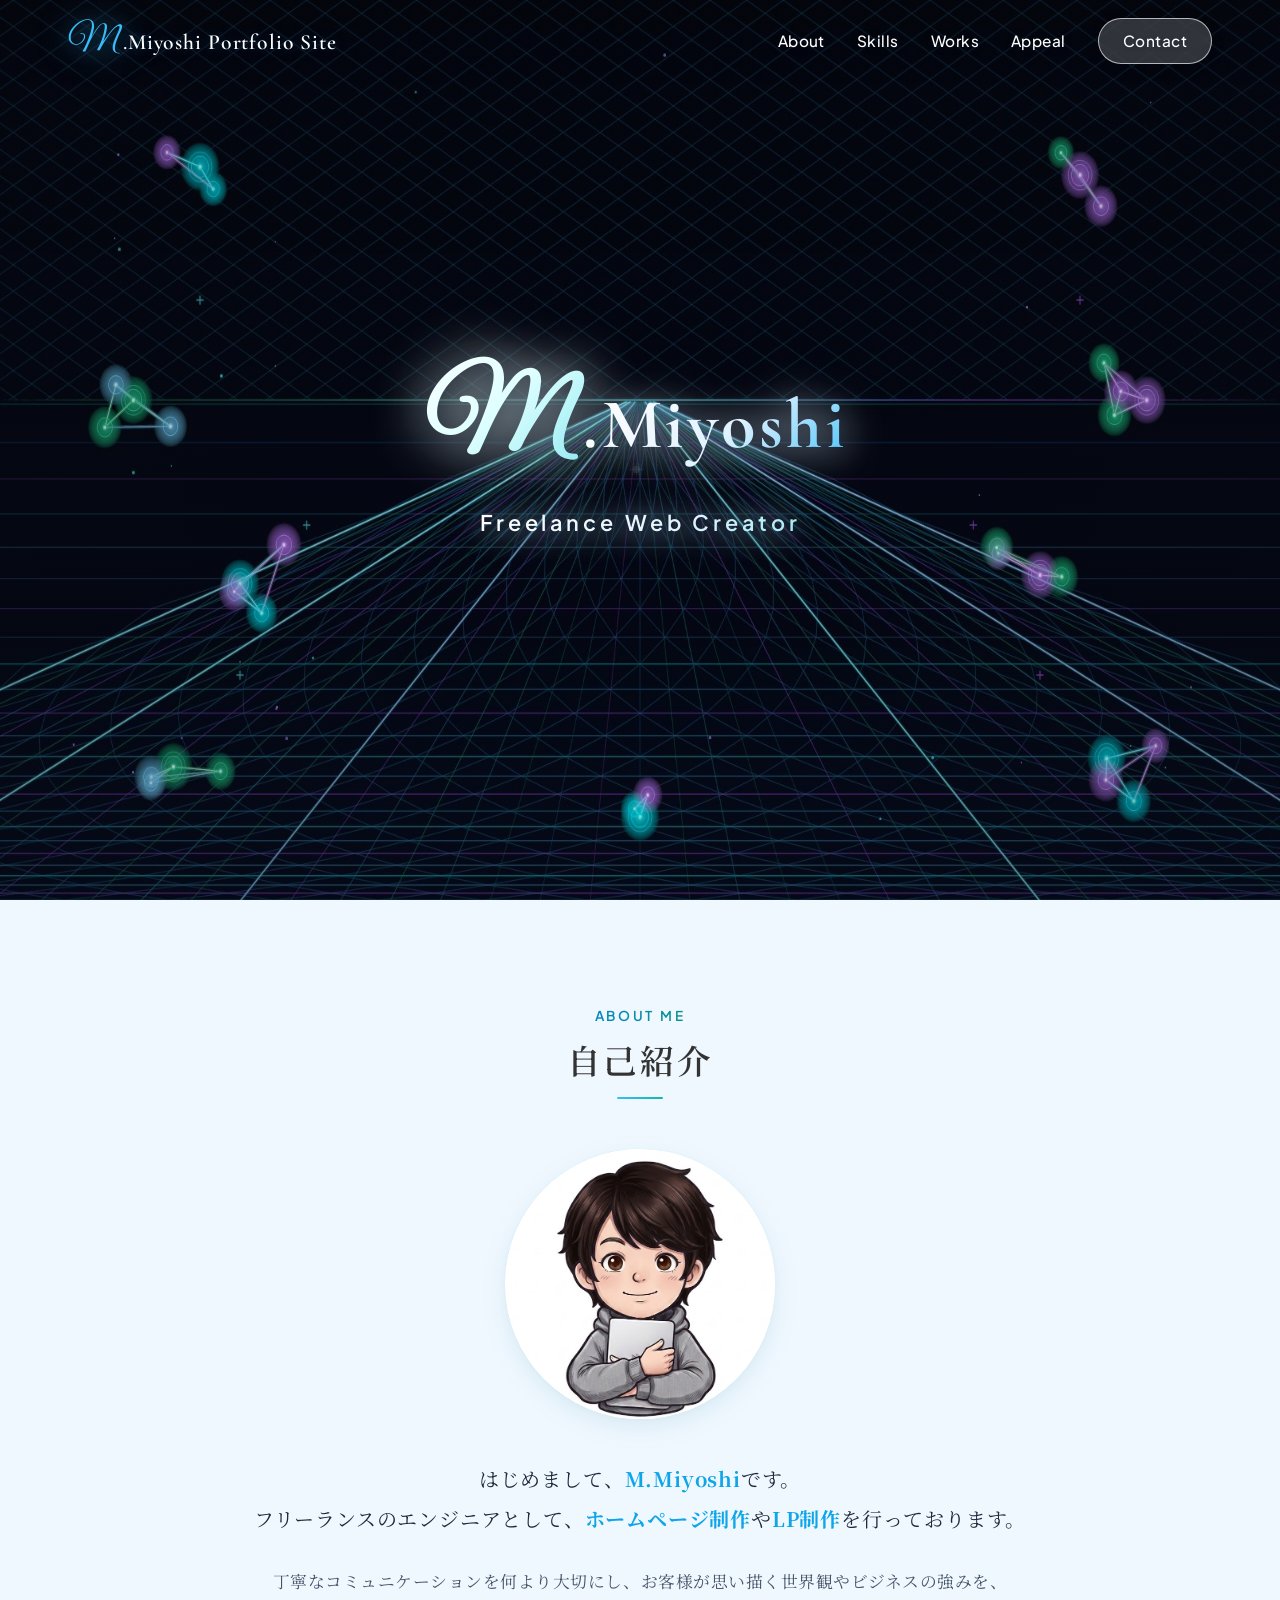
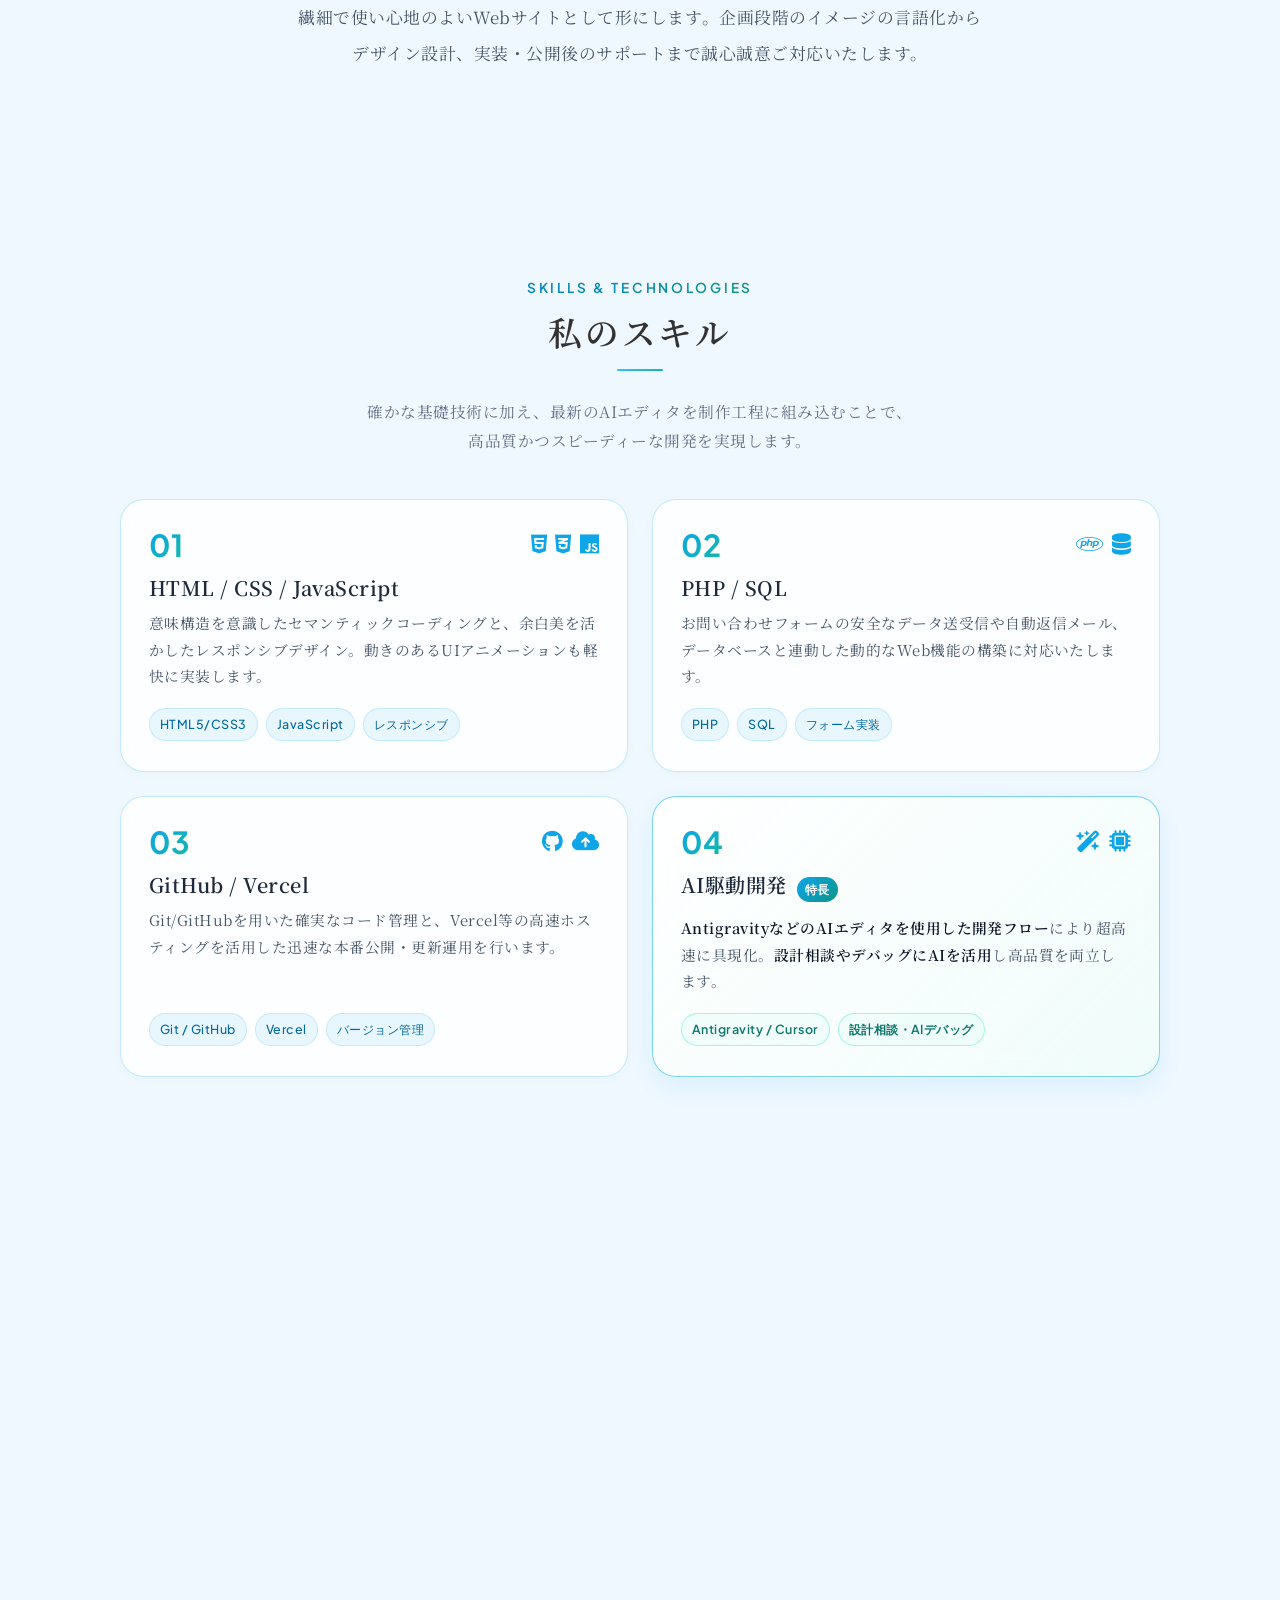
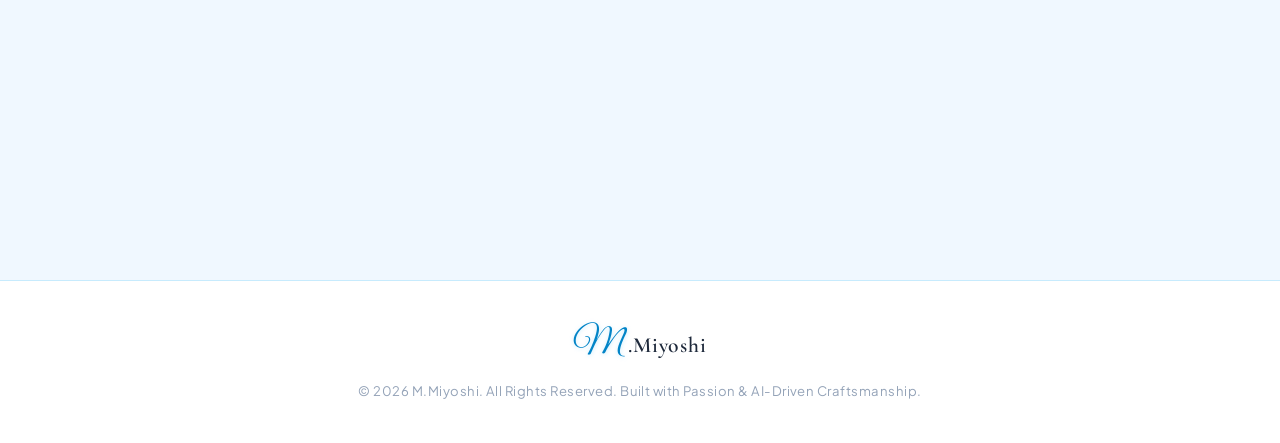
<file: index.html>
<!DOCTYPE html>
<html lang="ja">
<head>
  <!-- 文字コードとビューポートの設定（スマホ・タブレット・PC対応） -->
  <meta charset="UTF-8">
  <meta name="viewport" content="width=device-width, initial-scale=1.0">
  <meta name="description" content="フリーランスエンジニア M.Miyoshi のポートフォリオサイト。ホームページ制作・LP制作からAI駆動開発による高品質・迅速なWeb制作を提供します。">
  <title>M.Miyoshi | Freelance Web Creator Portfolio</title>

  <!-- Google Fonts: 日本語明朝体（Noto Serif JP）、筆記体（Great Vibes）、サンセリフ（Plus Jakarta Sans / Cormorant Garamond） -->
  <link rel="preconnect" href="https://fonts.googleapis.com">
  <link rel="preconnect" href="https://fonts.gstatic.com" crossorigin>
  <link href="https://fonts.googleapis.com/css2?family=Cormorant+Garamond:wght@500;600;700&family=Great+Vibes&family=Noto+Serif+JP:wght@300;400;500;600;700&family=Plus+Jakarta+Sans:wght@300;400;500;600;700&display=swap" rel="stylesheet">

  <!-- Font Awesome Icons (軽量なアイコンセット) -->
  <link rel="stylesheet" href="https://cdnjs.cloudflare.com/ajax/libs/font-awesome/6.4.0/css/all.min.css">

  <!-- ヒーロー背景画像のプリロード（ファーストビュー初期描画の最速化） -->
  <link rel="preload" as="image" href="assets/images/hero_dark_grid.jpg?v=20260906i">

  <!-- スタイルシートの読み込み（キャッシュバスティング付き） -->
  <link rel="stylesheet" href="style.css?v=20260907f">
</head>
<body>

  <!-- =================================================== -->
  <!-- ヘッダー・グローバルナビゲーション -->
  <!-- =================================================== -->
  <header class="site-header" id="site-header">
    <div class="header-container">
      <a href="#hero" class="header-logo">
        <span class="logo-script">M</span><span class="logo-text">.Miyoshi  Portfolio Site</span>
      </a>

      <!-- ナビゲーションメニュー（英語表記・シンプルなリンクと透過ボタン） -->
      <nav class="nav-menu" id="nav-menu">
        <!-- モバイルメニュー右側用ノード・ネットワークアタッチメント装飾（ネオン発光カラー） -->
        <div class="nav-cyber-attachment" aria-hidden="true">
          <svg viewBox="0 0 120 120" fill="none" xmlns="http://www.w3.org/2000/svg">
            <line x1="15" y1="20" x2="65" y2="45" stroke="#38bdf8" stroke-width="1.5" stroke-opacity="0.7" />
            <line x1="65" y1="45" x2="105" y2="25" stroke="#2dd4bf" stroke-width="1.5" stroke-opacity="0.7" />
            <line x1="65" y1="45" x2="50" y2="95" stroke="#0ea5e9" stroke-width="1.5" stroke-opacity="0.7" />
            <line x1="50" y1="95" x2="100" y2="100" stroke="#a855f7" stroke-width="1.5" stroke-opacity="0.6" stroke-dasharray="3 3" />
            <circle cx="15" cy="20" r="4.5" fill="#38bdf8" filter="drop-shadow(0 0 6px #38bdf8)" />
            <circle cx="65" cy="45" r="6" fill="#0ea5e9" filter="drop-shadow(0 0 8px #0ea5e9)" />
            <circle cx="105" cy="25" r="4" fill="#2dd4bf" filter="drop-shadow(0 0 6px #2dd4bf)" />
            <circle cx="50" cy="95" r="5" fill="#38bdf8" filter="drop-shadow(0 0 6px #38bdf8)" />
            <circle cx="100" cy="100" r="4" fill="#a855f7" filter="drop-shadow(0 0 6px #a855f7)" />
          </svg>
        </div>

        <ul class="nav-list">
          <li><a href="#about" class="nav-link">About</a></li>
          <li><a href="#skills" class="nav-link">Skills</a></li>
          <li><a href="#works" class="nav-link">Works</a></li>
          <li><a href="#appeal" class="nav-link">Appeal</a></li>
          <li><a href="#contact" class="nav-link nav-btn">Contact</a></li>
        </ul>
      </nav>

      <!-- モバイル用ハンバーガーボタン -->
      <button class="menu-toggle" id="menu-toggle" aria-label="メニューを開閉する">
        <span></span>
        <span></span>
        <span></span>
      </button>
    </div>
  </header>

  <!-- モバイルメニュー展開時の全画面背景タップ閉鎖オーバーレイ -->
  <div class="nav-backdrop" id="nav-backdrop" aria-hidden="true"></div>

  <main>
    <!-- =================================================== -->
    <!-- 1. ヒーローセクション（ファーストビュー） -->
    <!-- 背景写真 + 波紋Canvas + M.Miyoshi + Freelance Web Creatorのみ配置 -->
    <!-- =================================================== -->
    <section class="hero-section" id="hero">
      <!-- 最背面：プロフェッショナルなダークエディタ風ノード・グリッド背景画像レイヤー -->
      <div class="hero-bg-layer" style="background-image: url('assets/images/hero_dark_grid.jpg?v=20260906i');"></div>
      
      <!-- 背景オーバーレイ（ネオングローとテキスト視認性を高めるヴィネットグラデーション） -->
      <div class="hero-overlay"></div>

      <!-- 中間：マウス軌跡による水面波紋＆キラキラ描画Canvas -->
      <canvas id="hero-canvas" class="hero-canvas"></canvas>

      <!-- 最前面：テキストコンテンツ（余計な枠や写真は排除し、名前と肩書きのみ洗練して配置） -->
      <div class="hero-content">
        <!-- 名前表示：1文字目"M"は筆記体、".Miyoshi"は柔らかい字体、グラデーション+上品なtext-shadow -->
        <h1 class="hero-name">
          <span class="name-script">M</span><span class="name-soft">.Miyoshi</span>
        </h1>

        <!-- 肩書き：名前と同色のシアン〜ホワイト系グラデーション -->
        <p class="hero-tagline">Freelance Web Creator</p>
      </div>
    </section>


    <!-- =================================================== -->
    <!-- 2. 自己紹介セクション（About） -->
    <!-- 枠をつけず、洗練されたシンプルな流れの見栄え -->
    <!-- =================================================== -->
    <section class="section about-section" id="about">
      <div class="container">
        <!-- セクション共通タイトル -->
        <div class="section-header fade-in">
          <span class="section-subtitle">About Me</span>
          <h2 class="section-title">自己紹介</h2>
          <div class="title-line"></div>
        </div>

        <!-- 自己紹介プロフィールイラスト（Googleアカウント風の丸型くり抜きアイコン・長押しメニュー防止） -->
        <div class="about-avatar-wrap fade-in" oncontextmenu="return false;">
          <div class="about-avatar" oncontextmenu="return false;">
            <img src="assets/images/about_me.jpg" alt="M.Miyoshi プロフィールイラスト" class="about-avatar-img" width="270" height="270" loading="lazy" draggable="false" oncontextmenu="return false;">
          </div>
        </div>

        <!-- 枠を外し、自然で上質な流れで読ませるレイアウト -->
        <div class="about-simple-content fade-in">
          <div class="about-lead">
            <p class="lead-text">
              <span class="text-line">はじめまして、<strong>M.Miyoshi</strong>です。<br class="sp-br"></span>
              <span class="text-line">フリーランスのエンジニアとして、<br class="sp-br"><strong>ホームページ制作</strong>や<strong>LP制作</strong>を<br class="sp-br">行っております。</span>
            </p>
          </div>
          
          <div class="about-desc">
            <p>
              <span class="text-line">丁寧なコミュニケーションを何より大切にし、<br class="sp-br">お客様が思い描く世界観やビジネスの強みを、<br class="sp-br"></span>
              <span class="text-line">繊細で使い心地のよいWebサイトとして形にします。<br class="sp-br">企画段階のイメージの言語化から<br class="sp-br"></span>
              <span class="text-line">デザイン設計、実装・公開後のサポートまで<br class="sp-br">誠心誠意ご対応いたします。</span>
            </p>
          </div>
        </div>
      </div>
    </section>


    <!-- =================================================== -->
    <!-- 3. 私のスキルセクション（Skills） -->
    <!-- 番号付きリストによる技術スタックとAI駆動開発の具体例 -->
    <!-- =================================================== -->
    <section class="section skills-section" id="skills">
      <div class="container">
        <div class="section-header fade-in">
          <span class="section-subtitle">Skills & Technologies</span>
          <h2 class="section-title">私のスキル</h2>
          <div class="title-line"></div>
        </div>

        <p class="section-intro fade-in">
          <span class="text-line">確かな基礎技術に加え、<br class="sp-br">最新のAIエディタを制作工程に組み込むことで、</span>
          <span class="text-line">高品質かつスピーディーな開発を実現します。</span>
        </p>

        <!-- 横並び（グリッド）形式でのスキル一覧表示 -->
        <ol class="skills-grid-list">
          
          <!-- スキル 01: フロントエンド -->
          <li class="skill-card-compact glass-card fade-in">
            <div class="card-top-row">
              <span class="skill-badge-num">01</span>
              <div class="tech-icon-group">
                <i class="fa-brands fa-html5"></i>
                <i class="fa-brands fa-css3-alt"></i>
                <i class="fa-brands fa-js"></i>
              </div>
            </div>
            <h3 class="skill-card-title">HTML / CSS / JavaScript</h3>
            <p class="skill-card-desc">
              意味構造を意識したセマンティックコーディングと、余白美を活かしたレスポンシブデザイン。動きのあるUIアニメーションも軽快に実装します。
            </p>
            <div class="tag-list">
              <span class="tech-tag">HTML5/CSS3</span>
              <span class="tech-tag">JavaScript</span>
              <span class="tech-tag">レスポンシブ</span>
            </div>
          </li>

          <!-- スキル 02: バックエンド・DB -->
          <li class="skill-card-compact glass-card fade-in">
            <div class="card-top-row">
              <span class="skill-badge-num">02</span>
              <div class="tech-icon-group">
                <i class="fa-brands fa-php"></i>
                <i class="fa-solid fa-database"></i>
              </div>
            </div>
            <h3 class="skill-card-title">PHP / SQL</h3>
            <p class="skill-card-desc">
              お問い合わせフォームの安全なデータ送受信や自動返信メール、データベースと連動した動的なWeb機能の構築に対応いたします。
            </p>
            <div class="tag-list">
              <span class="tech-tag">PHP</span>
              <span class="tech-tag">SQL</span>
              <span class="tech-tag">フォーム実装</span>
            </div>
          </li>

          <!-- スキル 03: 開発管理・デプロイ -->
          <li class="skill-card-compact glass-card fade-in">
            <div class="card-top-row">
              <span class="skill-badge-num">03</span>
              <div class="tech-icon-group">
                <i class="fa-brands fa-github"></i>
                <i class="fa-solid fa-cloud-arrow-up"></i>
              </div>
            </div>
            <h3 class="skill-card-title">GitHub / Vercel</h3>
            <p class="skill-card-desc">
              Git/GitHubを用いた確実なコード管理と、Vercel等の高速ホスティングを活用した迅速な本番公開・更新運用を行います。
            </p>
            <div class="tag-list">
              <span class="tech-tag">Git / GitHub</span>
              <span class="tech-tag">Vercel</span>
              <span class="tech-tag">バージョン管理</span>
            </div>
          </li>

          <!-- スキル 04: AI駆動開発 -->
          <li class="skill-card-compact glass-card card-ai-special fade-in">
            <div class="card-top-row">
              <span class="skill-badge-num">04</span>
              <div class="tech-icon-group">
                <i class="fa-solid fa-wand-magic-sparkles"></i>
                <i class="fa-solid fa-microchip"></i>
              </div>
            </div>
            <div class="title-with-badge">
              <h3 class="skill-card-title">AI駆動開発</h3>
              <span class="badge-featured">特長</span>
            </div>
            <p class="skill-card-desc">
              <strong>AntigravityなどのAIエディタを使用した開発フロー</strong>により超高速に具現化。<strong>設計相談やデバッグにAIを活用</strong>し高品質を両立します。
            </p>
            <div class="tag-list">
              <span class="tech-tag tag-ai">Antigravity / Cursor</span>
              <span class="tech-tag tag-ai">設計相談・AIデバッグ</span>
            </div>
          </li>

        </ol>
      </div>
    </section>


    <!-- =================================================== -->
    <!-- 4. 今まで作成したサイト（Works / 制作物） -->
    <!-- サムネイル画像グリッド形式 + 別タブで開く王道ポートフォリオレイアウト -->
    <!-- =================================================== -->
    <section class="section works-section" id="works">
      <div class="container">
        <div class="section-header fade-in">
          <span class="section-subtitle">Portfolio Works</span>
          <h2 class="section-title">制作物</h2>
          <div class="title-line"></div>
        </div>

        <p class="section-intro fade-in">
          <span class="text-line">架空の企業・店舗を想定して<br class="sp-br">作成した課題制作物です。<br class="sp-br"></span>
          <span class="text-line section-note">※ 挿入画像などは仮画像として使用しております。</span>
        </p>

        <!-- 2列グリッド形式でのWorks一覧（王道ポートフォリオレイアウト） -->
        <div class="works-grid">

          <!-- 作品 01: カフェLP -->
          <article class="work-card glass-card fade-in">
            <a href="https://cafe-lp-202608.vercel.app" target="_blank" rel="noopener noreferrer" class="work-thumb-link" aria-label="架空カフェのLPを別タブで開く">
              <div class="work-thumb-wrap">
                <img src="assets/images/work_cafe.jpg" alt="架空カフェのLP サムネイル" class="work-thumb-img" style="width: 100%; height: auto; display: block;" loading="lazy" decoding="async">
                <div class="work-thumb-overlay">
                  <span class="overlay-btn">
                    <span>サイトを見る</span>
                    <i class="fa-solid fa-arrow-up-right-from-square"></i>
                  </span>
                </div>
              </div>
            </a>

            <div class="work-card-body">
              <div class="work-card-header">
                <span class="work-number-badge">Work 01</span>
                <span class="work-category-badge">Landing Page</span>
              </div>
              <h3 class="work-card-title">
                <a href="https://cafe-lp-202608.vercel.app" target="_blank" rel="noopener noreferrer">
                  架空カフェのLP <i class="fa-solid fa-arrow-up-right-from-square title-ext-icon"></i>
                </a>
              </h3>
              <p class="work-card-desc">
                心地よい木漏れ日と自家製コーヒーの温もりを届ける、落ち着いたトーンのカフェLP。来店予約への導線を自然に配置し、写真を際立たせるレイアウトで店舗の雰囲気をダイレクトに伝えます。
              </p>

              <div class="work-points-wrap">
                <h4 class="work-points-title"><i class="fa-solid fa-layer-group"></i> 制作のポイント</h4>
                <ul class="point-bullet-list">
                  <li>柔らかなアースカラーと視線誘導を意識したセクション配置</li>
                  <li>スマートフォン表示でのメニュー閲覧性を重視したレスポンシブ設計</li>
                </ul>
              </div>

              <div class="work-card-footer">
                <div class="tag-list">
                  <span class="tech-tag">HTML5</span>
                  <span class="tech-tag">CSS3</span>
                  <span class="tech-tag">JavaScript</span>
                  <span class="tech-tag">Vercel</span>
                </div>
                <p class="role-text">担当：企画構成 / UIデザイン / コーディング / デプロイ</p>
                <div class="work-link-row">
                  <a href="https://cafe-lp-202608.vercel.app" target="_blank" rel="noopener noreferrer" class="btn-external">
                    <span>サイトを開く</span>
                    <i class="fa-solid fa-arrow-up-right-from-square"></i>
                  </a>
                </div>
              </div>
            </div>
          </article>

          <!-- 作品 02: IT企業コーポレートサイト -->
          <article class="work-card glass-card fade-in">
            <a href="https://it-ken-202608.vercel.app/index.html" target="_blank" rel="noopener noreferrer" class="work-thumb-link" aria-label="架空IT企業コーポレートサイトを別タブで開く">
              <div class="work-thumb-wrap">
                <img src="assets/images/work_corp.jpg" alt="架空IT企業コーポレートサイト サムネイル" class="work-thumb-img" style="width: 100%; height: auto; display: block;" loading="lazy" decoding="async">
                <div class="work-thumb-overlay">
                  <span class="overlay-btn">
                    <span>サイトを見る</span>
                    <i class="fa-solid fa-arrow-up-right-from-square"></i>
                  </span>
                </div>
              </div>
            </a>

            <div class="work-card-body">
              <div class="work-card-header">
                <span class="work-number-badge">Work 02</span>
                <span class="work-category-badge">Corporate</span>
              </div>
              <h3 class="work-card-title">
                <a href="https://it-ken-202608.vercel.app/index.html" target="_blank" rel="noopener noreferrer">
                  架空IT企業コーポレートサイト <i class="fa-solid fa-arrow-up-right-from-square title-ext-icon"></i>
                </a>
              </h3>
              <p class="work-card-desc">
                信頼感と先進性を伝えるITソリューション企業のコーポレートサイト。事業内容・ニュース・会社概要・採用情報などを整然と整理し、見やすさと清潔感を両立しました。
              </p>

              <div class="work-points-wrap">
                <h4 class="work-points-title"><i class="fa-solid fa-layer-group"></i> 制作のポイント</h4>
                <ul class="point-bullet-list">
                  <li>信頼性を与える知的で洗練されたブルー系カラースキーム</li>
                  <li>BtoBユーザーが求める情報へ迷わず辿り着ける明確な情報階層</li>
                </ul>
              </div>

              <div class="work-card-footer">
                <div class="tag-list">
                  <span class="tech-tag">HTML5</span>
                  <span class="tech-tag">CSS3</span>
                  <span class="tech-tag">JavaScript</span>
                  <span class="tech-tag">Vercel</span>
                </div>
                <p class="role-text">担当：情報設計 / ページ構成 / レスポンシブ実装 / 公開</p>
                <div class="work-link-row">
                  <a href="https://it-ken-202608.vercel.app/index.html" target="_blank" rel="noopener noreferrer" class="btn-external">
                    <span>サイトを開く</span>
                    <i class="fa-solid fa-arrow-up-right-from-square"></i>
                  </a>
                </div>
              </div>
            </div>
          </article>

          <!-- 作品 03: レストランWebサイト -->
          <article class="work-card glass-card fade-in">
            <a href="https://lst-ryu-202608-be2h.vercel.app/index.html" target="_blank" rel="noopener noreferrer" class="work-thumb-link" aria-label="架空レストランWebサイトを別タブで開く">
              <div class="work-thumb-wrap">
                <img src="assets/images/work_restaurant.jpg" alt="架空レストランWebサイト サムネイル" class="work-thumb-img" style="width: 100%; height: auto; display: block;" loading="lazy" decoding="async">
                <div class="work-thumb-overlay">
                  <span class="overlay-btn">
                    <span>サイトを見る</span>
                    <i class="fa-solid fa-arrow-up-right-from-square"></i>
                  </span>
                </div>
              </div>
            </a>

            <div class="work-card-body">
              <div class="work-card-header">
                <span class="work-number-badge">Work 03</span>
                <span class="work-category-badge">Restaurant</span>
              </div>
              <h3 class="work-card-title">
                <a href="https://lst-ryu-202608-be2h.vercel.app/index.html" target="_blank" rel="noopener noreferrer">
                  架空レストランWebサイト <i class="fa-solid fa-arrow-up-right-from-square title-ext-icon"></i>
                </a>
              </h3>
              <p class="work-card-desc">
                上質な食体験と特別な時間を演出するダイニングレストランの公式Webサイト。季節のコース料理やシェフのこだわりを情緒的なビジュアルと細やかなタイポグラフィで表現しました。
              </p>

              <div class="work-points-wrap">
                <h4 class="work-points-title"><i class="fa-solid fa-layer-group"></i> 制作のポイント</h4>
                <ul class="point-bullet-list">
                  <li>高級感とシズル感を引き立てるダークトーン＆ゴールドの調和</li>
                  <li>コース詳細とオンライン予約へ直結するスムーズな動線設計</li>
                </ul>
              </div>

              <div class="work-card-footer">
                <div class="tag-list">
                  <span class="tech-tag">HTML5</span>
                  <span class="tech-tag">CSS3</span>
                  <span class="tech-tag">JavaScript</span>
                  <span class="tech-tag">レスポンシブ</span>
                </div>
                <p class="role-text">担当：世界観設計 / メニュー構造化 / コーディング / 最適化</p>
                <div class="work-link-row">
                  <a href="https://lst-ryu-202608-be2h.vercel.app/index.html" target="_blank" rel="noopener noreferrer" class="btn-external">
                    <span>サイトを開く</span>
                    <i class="fa-solid fa-arrow-up-right-from-square"></i>
                  </a>
                </div>
              </div>
            </div>
          </article>

          <!-- 作品 04: アパレルECサイト -->
          <article class="work-card glass-card fade-in">
            <a href="https://ec-eri-202608.vercel.app/index.html" target="_blank" rel="noopener noreferrer" class="work-thumb-link" aria-label="架空アパレルECサイトを別タブで開く">
              <div class="work-thumb-wrap">
                <img src="assets/images/work_apparel.jpg" alt="架空アパレルECサイト サムネイル" class="work-thumb-img" style="width: 100%; height: auto; display: block;" loading="lazy" decoding="async">
                <div class="work-thumb-overlay">
                  <span class="overlay-btn">
                    <span>サイトを見る</span>
                    <i class="fa-solid fa-arrow-up-right-from-square"></i>
                  </span>
                </div>
              </div>
            </a>

            <div class="work-card-body">
              <div class="work-card-header">
                <span class="work-number-badge">Work 04</span>
                <span class="work-category-badge">E-Commerce</span>
              </div>
              <h3 class="work-card-title">
                <a href="https://ec-eri-202608.vercel.app/index.html" target="_blank" rel="noopener noreferrer">
                  架空アパレルECサイト <i class="fa-solid fa-arrow-up-right-from-square title-ext-icon"></i>
                </a>
              </h3>
              <p class="work-card-desc">
                シンプル＆モダンなトレンドアイテムを取り揃えたファッションECサイト。商品カードのグリッドレイアウトやカート導線など、購買意欲を高めるUI/UXを意識して構築しました。
              </p>

              <div class="work-points-wrap">
                <h4 class="work-points-title"><i class="fa-solid fa-layer-group"></i> 制作のポイント</h4>
                <ul class="point-bullet-list">
                  <li>アイテムが引き立つミニマルな余白設計と直感的なフィルタリングUI</li>
                  <li>モバイル端末でのショッピング体験を考慮した親指操作エリアの最適化</li>
                </ul>
              </div>

              <div class="work-card-footer">
                <div class="tag-list">
                  <span class="tech-tag">HTML5</span>
                  <span class="tech-tag">CSS3</span>
                  <span class="tech-tag">JavaScript</span>
                  <span class="tech-tag">EC-UI設計</span>
                </div>
                <p class="role-text">担当：EC-UI設計 / カタロググリッド構築 / スタイリング / 実装</p>
                <div class="work-link-row">
                  <a href="https://ec-eri-202608.vercel.app/index.html" target="_blank" rel="noopener noreferrer" class="btn-external">
                    <span>サイトを開く</span>
                    <i class="fa-solid fa-arrow-up-right-from-square"></i>
                  </a>
                </div>
              </div>
            </div>
          </article>

        </div>
      </div>
    </section>


    <!-- =================================================== -->
    <!-- 5. アピールセクション（Appeal） -->
    <!-- AI-Driven Developerとしての強み・キャッチアップ力・寄り添う姿勢 -->
    <!-- =================================================== -->
    <section class="section appeal-section" id="appeal">
      <div class="container">
        <div class="section-header fade-in">
          <span class="section-subtitle">Why Choose Me</span>
          <h2 class="section-title">私のアピール・強み</h2>
          <div class="title-line"></div>
        </div>

        <!-- アピール自己紹介文（枠を除去し、テキストのみで配置） -->
        <div class="appeal-statement fade-in">
          <p class="statement-text">
            <span class="text-line">クライアント様の想いやイメージを<br class="sp-br">誰よりも丁寧に汲み取り、<br class="sp-br">理想を超えるWebサイトを形にします。<br class="sp-br"></span>
            <span class="text-line">Web クリエイターとして<br class="sp-br">CursorやAntigravity等の<br class="sp-br">最先端AIツールを縦横無尽に駆使し、<br class="sp-br"></span>
            <span class="text-line">生産性と素早いキャッチアップ力で、<br class="sp-br">どんなご依頼にも自信を持って<br class="sp-br">スピーディーかつ高品質にお応えいたします。</span>
          </p>
        </div>

        <!-- 番号付きリスト形式での強み解説 -->
        <ol class="appeal-numbered-list">
          
          <li class="appeal-card glass-card fade-in">
            <div class="appeal-num">01</div>
            <div class="appeal-icon-wrap">
              <i class="fa-solid fa-handshake-angle"></i>
            </div>
            <h3 class="appeal-card-title">イメージを具現化する寄り添う姿勢</h3>
            <p class="appeal-card-desc">
              「まだ具体的なイメージが固まっていない」という段階からでも大歓迎です。丁寧なヒアリングを通じてクライアント様の想いを整理し、最適な形へと導きます。
            </p>
          </li>

          <li class="appeal-card glass-card fade-in">
            <div class="appeal-num">02</div>
            <div class="appeal-icon-wrap">
              <i class="fa-solid fa-bolt-lightning"></i>
            </div>
            <h3 class="appeal-card-title">AI駆動開発による圧倒的な開発スピード</h3>
            <p class="appeal-card-desc">
              AIツールを開発パートナーとして活用することで、通常より大幅に短縮された納期で高品質な成果物をお届け。修正や改善にも即座に対応可能です。
            </p>
          </li>

          <li class="appeal-card glass-card fade-in">
            <div class="appeal-num">03</div>
            <div class="appeal-icon-wrap">
              <i class="fa-solid fa-heart-pulse"></i>
            </div>
            <h3 class="appeal-card-title">どんなご依頼にも真摯に向き合う誠実さ</h3>
            <p class="appeal-card-desc">
              小規模な修正やバナー設置から新規LP・サイト制作まで、どんな仕事依頼でも喜んで引き受けます。迅速なレスポンスと責任ある対応をお約束します。
            </p>
          </li>

        </ol>
      </div>
    </section>


    <!-- =================================================== -->
    <!-- 6. お問い合わせセクション（Contact） -->
    <!-- シンプルな入力フォーム + 24時間以内返信のご案内 -->
    <!-- =================================================== -->
    <section class="section contact-section" id="contact">
      <div class="container">
        <div class="section-header fade-in">
          <span class="section-subtitle">Get In Touch</span>
          <h2 class="section-title">お問い合わせ</h2>
          <div class="title-line"></div>
        </div>

        <!-- 番号付きリストによるご相談・返信の流れ案内 -->
        <div class="contact-flow-card glass-card fade-in">
          <h3 class="flow-title"><i class="fa-regular fa-clock"></i> ご相談から返信までの流れ</h3>
          <ol class="contact-steps-list">
            <li class="step-item">
              <span class="step-num">Step 01</span>
              <span class="step-text">下記フォームよりお名前・メールアドレス・ご相談内容を入力</span>
            </li>
            <li class="step-item">
              <span class="step-num">Step 02</span>
              <span class="step-text">内容を確認し、ご要望に合わせたご提案・概算見積をご案内</span>
            </li>
            <li class="step-item highlight-step">
              <span class="step-num">Step 03</span>
              <span class="step-text"><strong>原則24時間以内にご返信いたします</strong></span>
            </li>
          </ol>
        </div>

        <!-- お問い合わせフォーム（Formspree 連携） -->
        <div class="contact-card glass-card fade-in">
          <form class="contact-form" id="contact-form" action="https://formspree.io/f/mqpkdqwd" method="POST">
            <!-- Formspree 送信完了後のリダイレクト先設定 -->
            <input type="hidden" name="_next" value="thanks.html">
            <input type="hidden" name="_subject" value="M.Miyoshi Portfolio からのお問い合わせ">

            <!-- 名前 -->
            <div class="form-group">
              <label for="user-name" class="form-label">
                お名前 <span class="required-badge">必須</span>
              </label>
              <div class="input-wrapper">
                <i class="fa-regular fa-user input-icon"></i>
                <input type="text" id="user-name" name="name" class="form-input" placeholder="例：山田 太郎" required>
              </div>
            </div>

            <!-- メールアドレス -->
            <div class="form-group">
              <label for="user-email" class="form-label">
                メールアドレス <span class="required-badge">必須</span>
              </label>
              <div class="input-wrapper">
                <i class="fa-regular fa-envelope input-icon"></i>
                <input type="email" id="user-email" name="email" class="form-input" placeholder="例：example@domain.com" required>
              </div>
            </div>

            <!-- お問い合わせ内容 -->
            <div class="form-group">
              <label for="user-message" class="form-label">
                お問い合わせ内容 <span class="required-badge">必須</span>
              </label>
              <div class="input-wrapper">
                <textarea id="user-message" name="message" class="form-textarea" rows="5" placeholder="Webサイト制作のご相談、お見積りのご依頼、ご質問などお気軽にご記入ください。" required></textarea>
              </div>
            </div>

            <!-- 送信ボタン -->
            <div class="form-submit-wrap">
              <button type="submit" class="btn-submit" id="submit-btn">
                <span>送信する</span>
                <i class="fa-regular fa-paper-plane"></i>
              </button>
            </div>

            <p class="form-notice">※ 送信いただいた個人情報は、<br class="sp-br">お問い合わせへの回答および<br class="sp-br">業務連絡の目的にのみ<br class="sp-br">使用いたします。</p>
          </form>

          <!-- 送信完了トースト通知 -->
          <div class="form-success-toast" id="form-success-toast" aria-live="polite">
            <i class="fa-solid fa-circle-check"></i>
            <div>
              <h4>お問い合わせありがとうございます</h4>
              <p>メッセージを受け付けました。24時間以内にご返信いたします。</p>
            </div>
          </div>
        </div>

      </div>
    </section>
  </main>

  <!-- =================================================== -->
  <!-- フッター -->
  <!-- =================================================== -->
  <footer class="site-footer">
    <div class="container footer-content">
      <div class="footer-logo">
        <span class="logo-script">M</span><span class="logo-text">.Miyoshi</span>
      </div>
      <p class="footer-copy">© 2026 M.Miyoshi. All Rights Reserved. Built with Passion & AI-Driven Craftsmanship.</p>
    </div>
  </footer>

  <!-- =================================================== -->
  <!-- 画面右下：シャボン玉風フローティングナビゲーション -->
  <!-- ヒーローセクション以降で出現する固定UI -->
  <!-- =================================================== -->
  <div class="floating-bubble-nav" id="floating-bubble-nav" aria-label="フローティングメニュー">
    <!-- 背景タップでメニューを閉じる透明オーバーレイ -->
    <div class="bubble-backdrop" id="bubble-backdrop" aria-hidden="true"></div>

    <!-- シャボン玉展開メニュー（バブルリンク群） -->
    <nav class="bubble-menu-cluster" id="bubble-menu-cluster" aria-label="セクションナビゲーション">
      <!-- 1. TOP バブル -->
      <a href="#hero" class="bubble-item bubble-item-1" data-label="TOP" title="トップへ戻る">
        <span class="bubble-glow"></span>
        <span class="bubble-content">
          <i class="fa-solid fa-arrow-up"></i>
          <span class="bubble-text">TOP</span>
        </span>
      </a>

      <!-- 2. About バブル -->
      <a href="#about" class="bubble-item bubble-item-2" data-label="About" title="自己紹介">
        <span class="bubble-glow"></span>
        <span class="bubble-content">
          <i class="fa-solid fa-user"></i>
          <span class="bubble-text">About</span>
        </span>
      </a>

      <!-- 3. Skills バブル -->
      <a href="#skills" class="bubble-item bubble-item-3" data-label="Skills" title="スキル一覧">
        <span class="bubble-glow"></span>
        <span class="bubble-content">
          <i class="fa-solid fa-code"></i>
          <span class="bubble-text">Skills</span>
        </span>
      </a>

      <!-- 4. Works バブル -->
      <a href="#works" class="bubble-item bubble-item-4" data-label="Works" title="制作物">
        <span class="bubble-glow"></span>
        <span class="bubble-content">
          <i class="fa-solid fa-laptop-code"></i>
          <span class="bubble-text">Works</span>
        </span>
      </a>

      <!-- 5. Appeal バブル -->
      <a href="#appeal" class="bubble-item bubble-item-5" data-label="Appeal" title="私のアピール・強み">
        <span class="bubble-glow"></span>
        <span class="bubble-content">
          <i class="fa-solid fa-wand-magic-sparkles"></i>
          <span class="bubble-text">Appeal</span>
        </span>
      </a>
    </nav>

    <!-- 固定ボタン群（縦並び：丸枠ハンバーガーが上、Contactが下） -->
    <div class="floating-btn-stack">
      <!-- 丸枠ハンバーガーメニューボタン（バブルトリガー） -->
      <button class="bubble-toggle-btn" id="bubble-toggle-btn" aria-label="ナビゲーションメニューを開閉する" aria-expanded="false">
        <!-- クリック時に広がる水面波紋エフェクト要素 -->
        <span class="ripple-wave" id="ripple-wave"></span>
        <!-- 光のハイライト反射（シャボン玉らしさ） -->
        <span class="toggle-bubble-highlight"></span>
        <!-- 三本線（開閉で「×」に変形） -->
        <span class="hamburger-bubble-icon">
          <span></span>
          <span></span>
          <span></span>
        </span>
      </button>

      <!-- Contactボタン（固定配置：お問い合わせへダイレクト移動） -->
      <a href="#contact" class="floating-contact-btn" id="floating-contact-btn" aria-label="お問い合わせへスクロール">
        <span class="contact-bubble-highlight"></span>
        <i class="fa-regular fa-envelope"></i>
        <span class="contact-btn-text">Contact</span>
      </a>
    </div>
  </div>

  <!-- スクリプトの読み込み（キャッシュバスティング付き） -->
  <script src="script.js?v=20260907a"></script>
</body>
</html>
</file>
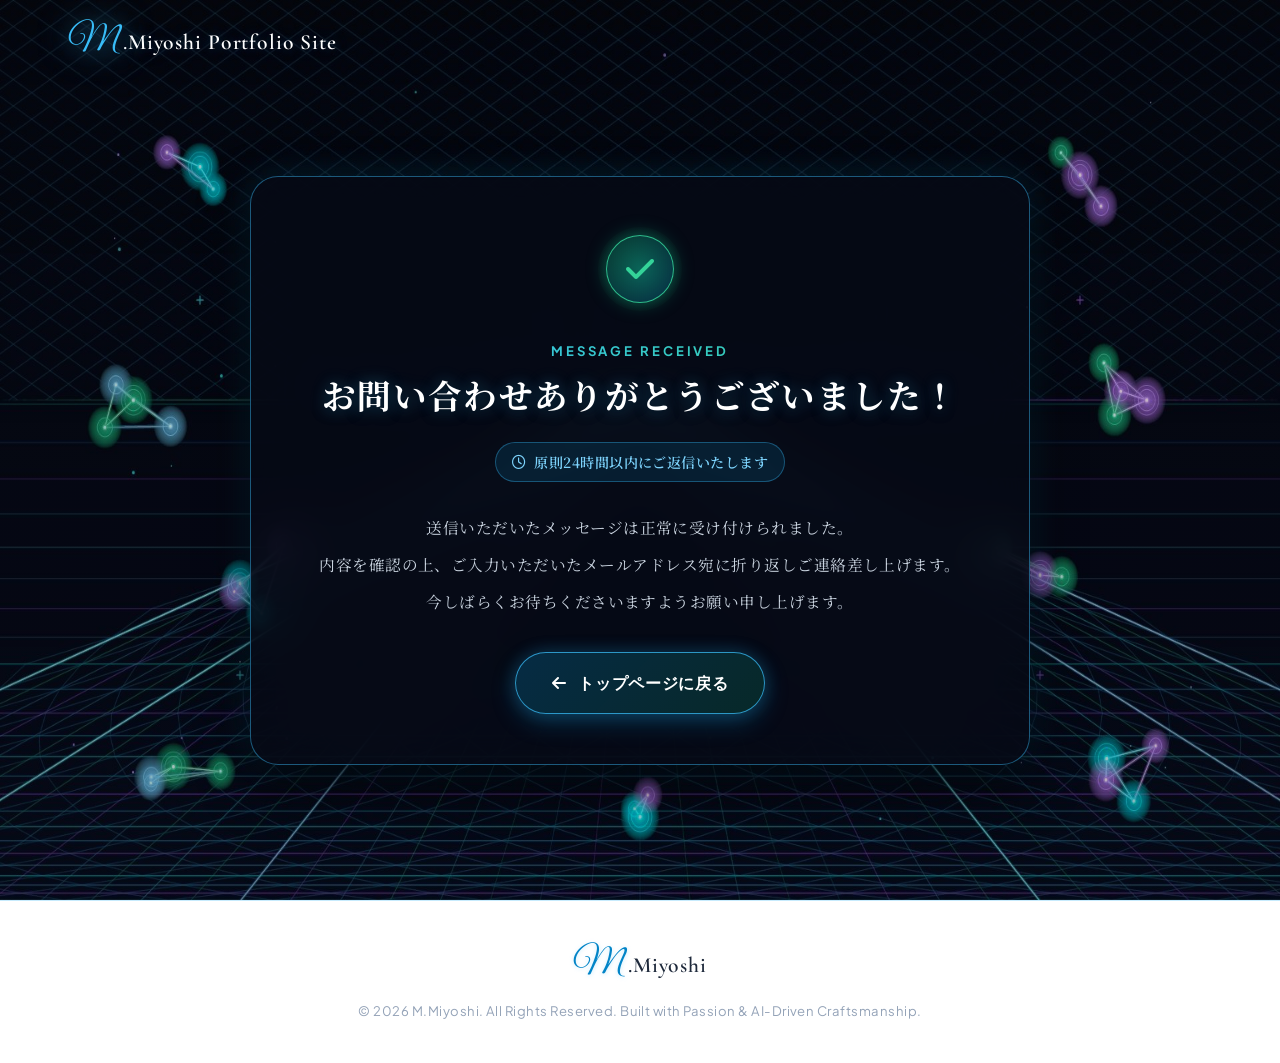
<file: thanks.html>
<!DOCTYPE html>
<html lang="ja">
<head>
  <!-- 文字コードとビューポートの設定（レスポンシブ対応） -->
  <meta charset="UTF-8">
  <meta name="viewport" content="width=device-width, initial-scale=1.0">
  <meta name="description" content="M.Miyoshi ポートフォリオサイトへのお問い合わせ送信完了ページです。">
  <title>お問い合わせ完了 | M.Miyoshi Portfolio</title>

  <!-- Google Fonts: 日本語明朝体（Noto Serif JP）、筆記体（Great Vibes）、サンセリフ（Plus Jakarta Sans / Cormorant Garamond） -->
  <link rel="preconnect" href="https://fonts.googleapis.com">
  <link rel="preconnect" href="https://fonts.gstatic.com" crossorigin>
  <link href="https://fonts.googleapis.com/css2?family=Cormorant+Garamond:wght@500;600;700&family=Great+Vibes&family=Noto+Serif+JP:wght@300;400;500;600;700&family=Plus+Jakarta+Sans:wght@300;400;500;600;700&display=swap" rel="stylesheet">

  <!-- Font Awesome Icons -->
  <link rel="stylesheet" href="https://cdnjs.cloudflare.com/ajax/libs/font-awesome/6.4.0/css/all.min.css">

  <!-- スタイルシートの読み込み（キャッシュバスティング付き） -->
  <link rel="stylesheet" href="style.css?v=20260906t">
</head>
<body>

  <!-- =================================================== -->
  <!-- ヘッダー -->
  <!-- =================================================== -->
  <header class="site-header" id="site-header">
    <div class="header-container">
      <a href="index.html" class="header-logo">
        <span class="logo-script">M</span><span class="logo-text">.Miyoshi  Portfolio Site</span>
      </a>
    </div>
  </header>

  <main>
    <!-- =================================================== -->
    <!-- サンクスセクション（ダークエディタ世界観のサンクスページ） -->
    <!-- =================================================== -->
    <section class="thanks-section">
      <!-- 最背面：プロフェッショナルなダークグリッド背景レイヤー -->
      <div class="hero-bg-layer" style="background-image: url('assets/images/hero_dark_grid.jpg?v=20260906i');"></div>
      
      <!-- 背景オーバーレイ -->
      <div class="hero-overlay"></div>

      <!-- 中央：サンクスカード（ダークグラスモーフィズム） -->
      <div class="thanks-card">
        <!-- 発光チェックアイコンバッジ -->
        <div class="thanks-icon-wrap">
          <div class="thanks-icon-halo"></div>
          <div class="thanks-icon-circle">
            <i class="fa-solid fa-check"></i>
          </div>
        </div>

        <p class="thanks-subtitle">MESSAGE RECEIVED</p>
        <h1 class="thanks-title">お問い合わせ<br class="sp-br">ありがとうございました！</h1>

        <div class="thanks-badge-time">
          <i class="fa-regular fa-clock"></i>
          <span>原則24時間以内にご返信いたします</span>
        </div>

        <div class="thanks-message">
          <p class="thanks-line">送信いただいたメッセージは<br class="sp-br">正常に受け付けられました。</p>
          <p class="thanks-line">内容を確認の上、ご入力いただいた<br class="sp-br">メールアドレス宛に<br class="sp-br">折り返しご連絡差し上げます。</p>
          <p class="thanks-line">今しばらくお待ちくださいますよう<br class="sp-br">お願い申し上げます。</p>
        </div>

        <!-- 「トップページに戻る」ボタン -->
        <a href="index.html" class="btn-thanks-home" id="btn-thanks-home">
          <i class="fa-solid fa-arrow-left"></i>
          <span>トップページに戻る</span>
        </a>
      </div>
    </section>
  </main>

  <!-- =================================================== -->
  <!-- フッター -->
  <!-- =================================================== -->
  <footer class="site-footer">
    <div class="container footer-content">
      <div class="footer-logo">
        <span class="logo-script">M</span><span class="logo-text">.Miyoshi</span>
      </div>
      <p class="footer-copy">© 2026 M.Miyoshi. All Rights Reserved. Built with Passion & AI-Driven Craftsmanship.</p>
    </div>
  </footer>

</body>
</html>
</file>
<file: style.css>
@charset "UTF-8";

/* ==========================================================================
   フリーランスプログラマー M.Miyoshi ポートフォリオ スタイルシート
   - カラーパレット: 背景 #f0f8ff (アリスブルー), メイン #f0ffff (azure), 文字 #333333
   - フォント体系: Noto Serif JP（明朝体ベース）, Great Vibes（筆記体）, Plus Jakarta Sans
   - デザイン哲学: 余白美、すりガラス調グラスモーフィズム、繊細な影とグラデーション
   ========================================================================== */

/* --------------------------------------------------------------------------
   1. デザイン変数（カスタムプロパティ）の定義
   -------------------------------------------------------------------------- */
:root {
  /* 背景色・基本色 */
  --color-bg-base: #f0f8ff;         /* アリスブルー（ページ全体の背景色） */
  --color-azure: #f0ffff;           /* Azure（メインカラー・発光アクセント） */
  --color-white: #ffffff;
  --color-text-main: #333333;       /* メインテキスト色（視認性と上品さを両立） */
  --color-text-muted: #667085;      /* 補足説明テキスト色 */
  --color-text-light: #8e9baa;

  /* アクセント・グラデーション色 */
  --color-cyan-primary: #0ea5e9;    /* 鮮やかなシアンブルー */
  --color-cyan-glow: #38bdf8;
  --color-cyan-pale: #e0f2fe;
  --color-mint-accent: #14b8a6;
  --color-gold-subtle: #d4af37;

  /* グラスモーフィズム（すりガラス効果）用スタイル */
  --glass-bg: rgba(255, 255, 255, 0.78);
  --glass-bg-hover: rgba(255, 255, 255, 0.92);
  --glass-border: rgba(255, 255, 255, 0.9);
  --glass-border-subtle: rgba(186, 230, 253, 0.4);
  --glass-shadow: 0 10px 30px -10px rgba(14, 116, 144, 0.08), 0 4px 12px rgba(0, 0, 0, 0.03);
  --glass-shadow-hover: 0 20px 40px -12px rgba(14, 116, 144, 0.16), 0 8px 20px rgba(0, 0, 0, 0.04);

  /* フォント定義 */
  --font-serif: 'Noto Serif JP', 'Yu Mincho', 'Hiragino Mincho ProN', serif;
  --font-script: 'Great Vibes', cursive;
  --font-soft-serif: 'Cormorant Garamond', 'Noto Serif JP', serif;
  --font-sans: 'Plus Jakarta Sans', -apple-system, BlinkMacSystemFont, 'Segoe UI', sans-serif;

  /* トランジション（滑らかなアニメーション設定） */
  --transition-fast: 0.2s cubic-bezier(0.16, 1, 0.3, 1);
  --transition-smooth: 0.4s cubic-bezier(0.16, 1, 0.3, 1);
  --transition-slow: 0.8s cubic-bezier(0.16, 1, 0.3, 1);

  /* 角丸の基準値 */
  --radius-sm: 8px;
  --radius-md: 14px;
  --radius-lg: 24px;
  --radius-full: 9999px;
}

/* --------------------------------------------------------------------------
   2. リセット CSS & 基本スタイリング
   -------------------------------------------------------------------------- */
*, *::before, *::after {
  box-sizing: border-box;
  margin: 0;
  padding: 0;
  -webkit-tap-highlight-color: transparent; /* Android・iOS等のタップ時ハイライト枠（青・グレー枠）を無効化 */
}

html {
  scroll-behavior: smooth;
  font-size: 16px;
  height: 100%;
  -webkit-text-size-adjust: 100%;
  -webkit-tap-highlight-color: transparent; /* 全体でのタップハイライト無効化 */
}

body {
  font-family: var(--font-serif);
  color: var(--color-text-main);
  background-color: var(--color-bg-base);
  line-height: 1.85;
  letter-spacing: 0.03em;
  overflow-x: hidden;
  min-height: 100vh;
  min-height: 100dvh; /* iOS Safari の動的ツールバー高さに追従 */
  overscroll-behavior-y: none; /* メニュー開閉時やバウンス時の画面ガタつきを防止 */
  -webkit-font-smoothing: antialiased;
  -moz-osx-font-smoothing: grayscale;
}

/* 見出し・リンク・リストの初期化 */
h1, h2, h3, h4, h5, h6 {
  font-family: var(--font-serif);
  font-weight: 600;
  line-height: 1.4;
  color: var(--color-text-main);
}

a {
  color: inherit;
  text-decoration: none;
  transition: color var(--transition-fast);
  -webkit-tap-highlight-color: transparent; /* リンクタップ時のハイライト枠を非表示 */
}

ul, ol {
  list-style: none;
}

img {
  max-width: 100%;
  height: auto;
  display: block;
}

button, input, textarea, select {
  font-family: inherit;
  font-size: inherit;
  -webkit-tap-highlight-color: transparent; /* ボタン・入力欄タップ時のハイライト枠を非表示 */
}

/* レスポンシブ用改行制御（PCでは非表示、スマホ表示時のみ有効） */
.sp-br {
  display: none;
}

/* ヘッダーメニュー背景オーバーレイ（PCでは非表示） */
.nav-backdrop {
  position: fixed;
  top: 0;
  left: 0;
  right: 0;
  bottom: 0;
  width: 100%;
  height: 100%;
  height: 100dvh; /* iOS Safari のアドレスバー伸縮による押し上げを防止 */
  background: rgba(2, 6, 23, 0.65);
  backdrop-filter: blur(4px);
  -webkit-backdrop-filter: blur(4px);
  z-index: 998;
  opacity: 0;
  visibility: hidden;
  transition: opacity 0.3s cubic-bezier(0.16, 1, 0.3, 1), visibility 0.3s cubic-bezier(0.16, 1, 0.3, 1);
  pointer-events: none;
  transform: translateZ(0);
}

.nav-backdrop.is-active {
  opacity: 1;
  visibility: visible;
  pointer-events: auto;
}

/* メニュー右側ノード装飾（PCでは非表示） */
.nav-cyber-attachment {
  display: none;
}

/* 共通コンテナ（余白を生かした美しい中央配置） */
.container {
  width: 100%;
  max-width: 1100px;
  margin-left: auto;
  margin-right: auto;
  padding-left: 24px;
  padding-right: 24px;
}

/* セクション共通レイアウト（余白をしっかり確保） */
.section {
  padding: 100px 0;
  position: relative;
}

/* 画面外セクションのレンダリング最適化（初期ロード・スクロール時の描画負荷を大幅軽減） */
.works-section,
.appeal-section,
.contact-section {
  content-visibility: auto;
  contain-intrinsic-size: auto 800px;
}

/* セクションタイトル（明朝体の美しさと英字サブタイトルの調和） */
.section-header {
  text-align: center;
  margin-bottom: 50px;
}

.section-subtitle {
  display: inline-block;
  font-family: var(--font-sans);
  font-size: 0.85rem;
  font-weight: 600;
  text-transform: uppercase;
  letter-spacing: 0.2em;
  color: var(--color-cyan-primary);
  margin-bottom: 8px;
  background: linear-gradient(135deg, #0284c7, #0d9488);
  -webkit-background-clip: text;
  -webkit-text-fill-color: transparent;
}

.section-title {
  font-size: 2.1rem;
  letter-spacing: 0.08em;
  color: var(--color-text-main);
  margin-bottom: 14px;
  position: relative;
}

.title-line {
  width: 46px;
  height: 2px;
  background: linear-gradient(90deg, #38bdf8, #14b8a6);
  margin: 0 auto;
  border-radius: 2px;
}

.section-intro {
  text-align: center;
  max-width: 680px;
  margin: -24px auto 44px;
  color: var(--color-text-muted);
  font-size: 0.98rem;
  line-height: 1.85;
  word-break: auto-phrase;
  line-break: strict;
}

/* グラスモーフィズムカード共通（埋め込み枠：ホバーでの枠線変色・浮き上がりを解除し落ち着いた埋め込み状態に設定） */
.glass-card {
  background: rgba(255, 255, 255, 0.76);
  backdrop-filter: blur(14px);
  -webkit-backdrop-filter: blur(14px);
  border: 1px solid rgba(186, 230, 253, 0.85);
  border-radius: var(--radius-lg);
  box-shadow: 0 2px 10px rgba(14, 116, 144, 0.04);
}


/* --------------------------------------------------------------------------
   3. ヘッダー・グローバルナビゲーション
   -------------------------------------------------------------------------- */
.site-header {
  position: fixed;
  top: 0;
  left: 0;
  right: 0;
  z-index: 1000;
  padding: 18px 0;
  background: transparent;
  transform: translateZ(0); /* GPUハードウェアアクセラレーションでiOSツールバー変動時のブレを防止 */
  -webkit-backface-visibility: hidden;
  backface-visibility: hidden;
  transition: transform 0.4s cubic-bezier(0.16, 1, 0.3, 1), opacity 0.4s cubic-bezier(0.16, 1, 0.3, 1), padding var(--transition-smooth);
}

/* メインセクション突入時: ヘッダーを画面上部へ退避・非表示化 */
.site-header.is-hidden {
  opacity: 0;
  pointer-events: none;
  transform: translateY(-100%) translateZ(0);
}

.header-container {
  max-width: 1200px;
  margin: 0 auto;
  padding: 0 28px;
  display: flex;
  align-items: center;
  justify-content: space-between;
}

/* ロゴデザイン（ダーク背景に合わせて白文字＋シアン発光シャドウで高い視認性を確保） */
.header-logo {
  display: inline-flex;
  align-items: baseline;
  text-decoration: none;
  overflow: visible;
}

.logo-script {
  font-family: var(--font-script);
  font-size: 2.3rem;
  color: #38bdf8;
  line-height: 1.25;
  display: inline-block;
  padding: 0.1em 0.15em 0.05em 0.1em;
  margin: -0.1em 0 -0.05em -0.1em;
  overflow: visible;
  filter: drop-shadow(0 2px 8px rgba(0, 15, 30, 0.8)) drop-shadow(0 0 14px rgba(56, 189, 248, 0.6));
}

.logo-text {
  font-family: var(--font-soft-serif);
  font-size: 1.35rem;
  font-weight: 600;
  letter-spacing: 0.04em;
  color: #ffffff;
  text-shadow: 0 2px 8px rgba(0, 15, 30, 0.85), 0 0 14px rgba(56, 189, 248, 0.35);
}

.site-header.scrolled .logo-script {
  color: #38bdf8;
}

.site-header.scrolled .logo-text {
  color: #ffffff;
}

.nav-list {
  display: flex;
  align-items: center;
  gap: 32px;
}

/* ナビリンク（初期は白テキスト、ホバー時はシアン） */
.nav-link {
  font-family: var(--font-sans);
  font-size: 0.96rem;
  font-weight: 500;
  color: #ffffff;
  display: inline-block;
  padding: 6px 0;
  position: relative;
  letter-spacing: 0.03em;
  text-shadow: 0 1px 6px rgba(0, 20, 40, 0.5);
  transition: color var(--transition-fast), text-shadow var(--transition-fast);
}

.nav-link::after {
  content: '';
  position: absolute;
  bottom: 0;
  left: 0;
  width: 0%;
  height: 2px;
  background: linear-gradient(90deg, #38bdf8, #2dd4bf);
  transition: width var(--transition-smooth);
}

.nav-link:hover {
  color: #38bdf8;
}

.nav-link:hover::after {
  width: 100%;
}

/* スクロール時のナビゲーションリンク色 */
.site-header.scrolled .nav-link {
  color: #4b5563;
  text-shadow: none;
}

.site-header.scrolled .nav-link:hover {
  color: #0ea5e9;
}

/* お問い合わせボタン（透過50%以上・フロストガラス） */
.nav-btn {
  background: rgba(255, 255, 255, 0.18) !important;
  color: #ffffff !important;
  border: 1px solid rgba(255, 255, 255, 0.65);
  backdrop-filter: blur(10px);
  -webkit-backdrop-filter: blur(10px);
  padding: 8px 24px !important;
  border-radius: var(--radius-full);
  box-shadow: 0 4px 15px rgba(0, 0, 0, 0.1);
  text-shadow: 0 1px 4px rgba(0, 20, 40, 0.4);
  transition: all var(--transition-fast);
}

.nav-btn::after {
  display: none !important;
}

.nav-btn:hover {
  background: rgba(56, 189, 248, 0.35) !important;
  border-color: #38bdf8;
  color: #ffffff !important;
  transform: translateY(-2px);
  box-shadow: 0 6px 20px rgba(56, 189, 248, 0.3);
}

.site-header.scrolled .nav-btn {
  background: rgba(14, 165, 233, 0.16) !important;
  color: #0284c7 !important;
  border-color: rgba(14, 165, 233, 0.45);
  text-shadow: none;
}

.site-header.scrolled .nav-btn:hover {
  background: rgba(14, 165, 233, 0.32) !important;
  color: #0369a1 !important;
  border-color: rgba(14, 165, 233, 0.8);
}

/* モバイルハンバーガーボタン */
.menu-toggle {
  display: none;
  background: none;
  border: none;
  cursor: pointer;
  padding: 8px;
  z-index: 1001;
  position: relative;
}

.menu-toggle span {
  display: block;
  width: 24px;
  height: 2px;
  background: #ffffff;
  margin: 5px 0;
  border-radius: 2px;
  transition: transform var(--transition-fast), background var(--transition-fast), opacity var(--transition-fast);
}

.site-header.scrolled .menu-toggle span {
  background: var(--color-text-main);
}

/* メニュー展開時：三本線をシアン色に変形して白背景と同化しないよう強調 */
.menu-toggle.is-active span {
  background: #0ea5e9 !important;
  box-shadow: 0 0 8px rgba(14, 165, 233, 0.8);
}

.menu-toggle.is-active span:nth-child(1) {
  transform: translateY(7px) rotate(45deg);
}

.menu-toggle.is-active span:nth-child(2) {
  opacity: 0;
  transform: scaleX(0);
}

.menu-toggle.is-active span:nth-child(3) {
  transform: translateY(-7px) rotate(-45deg);
}


/* --------------------------------------------------------------------------
   4. ヒーローセクション（ファーストビュー）
   - プロフェッショナルなダークエディタ風ノード・グリッド背景
   - 深い黒とダークネイビー（#0B0F19）にシアン・エメラルド・パープルのネオングロー
   - M.Miyoshi の筆記体＆ソフトセリフ発光グラデーション
   - 肩書き: Freelance Web Creator
   -------------------------------------------------------------------------- */
.hero-section {
  position: relative;
  width: 100%;
  min-height: 100vh;
  min-height: 100dvh; /* iOS Safari の動的ツールバー高さに完全同期 */
  display: flex;
  align-items: center;
  justify-content: center;
  overflow: hidden;
  padding: 60px 20px;
  background-color: #02040a;
}

/* 最背面：ダークエディタ風ノード・グリッド背景画像レイヤー（画面にピタッとフィット） */
.hero-bg-layer {
  position: absolute;
  top: 0;
  left: 0;
  width: 100%;
  height: 100%;
  background-size: 100% 100%; /* ヒーローセクションの枠内にピタッと全画面フィット */
  background-position: center center;
  background-repeat: no-repeat;
  z-index: 1;
  filter: brightness(1.0) saturate(1.1);
  transform: none; /* はみ出しの原因となる拡大変形を解除 */
}

/* 背景オーバーレイ（ネオングローを引き立てる自然なヴィネット効果） */
.hero-overlay {
  position: absolute;
  top: 0;
  left: 0;
  width: 100%;
  height: 100%;
  background: radial-gradient(circle at 50% 50%, rgba(7, 10, 19, 0.05) 0%, rgba(7, 10, 19, 0.35) 100%);
  z-index: 2;
  pointer-events: none;
}

/* 中間レイヤー：水面波紋＆キラキラ粒子を描く Canvas */
.hero-canvas {
  position: absolute;
  top: 0;
  left: 0;
  width: 100%;
  height: 100%;
  z-index: 3;
  pointer-events: none;
}

/* 最前面：コンテンツレイヤー */
.hero-content {
  position: relative;
  z-index: 10;
  text-align: center;
  max-width: 960px;
  padding: 20px;
  background: transparent;
  border: none;
  box-shadow: none;
  backdrop-filter: none;
  -webkit-backdrop-filter: none;
  animation: heroFadeIn 1.2s cubic-bezier(0.16, 1, 0.3, 1) forwards;
}

@keyframes heroFadeIn {
  0% {
    opacity: 0;
    transform: translateY(24px) scale(0.98);
  }
  100% {
    opacity: 1;
    transform: translateY(0) scale(1);
  }
}

/* 名前表示（サイズを拡大） */
.hero-name {
  margin-bottom: 14px;
  display: flex;
  align-items: baseline;
  justify-content: center;
  overflow: visible;
}

/* 筆記体"M": サイズ拡大 6.6rem + 見切れ防止余白 */
.name-script {
  font-family: var(--font-script);
  font-size: 6.6rem;
  line-height: 1.25;
  display: inline-block;
  overflow: visible;
  padding: 0.2em 0.25em 0.1em 0.15em;
  margin: -0.2em -0.1em -0.1em -0.15em;
  background: linear-gradient(135deg, #ffffff 0%, #e0ffff 45%, #7ee6f0 100%);
  -webkit-background-clip: text;
  -webkit-text-fill-color: transparent;
  /* 上品な影の演出 */
  filter: drop-shadow(0 4px 14px rgba(5, 25, 45, 0.65)) drop-shadow(0 0 24px rgba(240, 255, 255, 0.9));
}

/* ".Miyoshi": サイズ拡大 4.4rem */
.name-soft {
  font-family: var(--font-soft-serif);
  font-size: 4.4rem;
  font-weight: 700;
  letter-spacing: 0.05em;
  line-height: 1.2;
  display: inline-block;
  padding: 0.1em 0.1em 0.05em 0;
  background: linear-gradient(135deg, #ffffff 10%, #e0f2fe 55%, #38bdf8 100%);
  -webkit-background-clip: text;
  -webkit-text-fill-color: transparent;
  /* 上品な影の演出 */
  filter: drop-shadow(0 4px 14px rgba(5, 25, 45, 0.65)) drop-shadow(0 0 18px rgba(224, 242, 254, 0.85));
}

/* 肩書き（頭文字のみ大文字: Freelance Web Creator、名前と同じグラデーションカラー） */
.hero-tagline {
  font-family: var(--font-sans);
  font-size: 1.35rem;
  font-weight: 600;
  letter-spacing: 0.18em;
  text-transform: none; /* 頭文字大文字をそのまま表示 */
  background: linear-gradient(135deg, #ffffff 10%, #e0f2fe 60%, #7ee6f0 100%);
  -webkit-background-clip: text;
  -webkit-text-fill-color: transparent;
  filter: drop-shadow(0 3px 8px rgba(5, 25, 45, 0.65)) drop-shadow(0 0 14px rgba(186, 230, 253, 0.8));
  margin-top: 10px;
}


/* --------------------------------------------------------------------------
   5. 自己紹介セクション（About）
   -------------------------------------------------------------------------- */
/* プロフィールイラストのラッパー（タイトルと見出し文の間に程よい余白を確保） */
.about-avatar-wrap {
  display: flex;
  justify-content: center;
  align-items: center;
  margin: 0 auto 40px; /* セクション見出しテキストとの間の心地よい余白 */
  pointer-events: none; /* Android/iOSでの領域全体のタップ・長押し誤作動を完全防止 */
  -webkit-touch-callout: none;
  -webkit-user-select: none;
  user-select: none;
}

/* Googleアカウント風の丸型くり抜きアバターコンテナ（静的な埋め込み設定・丸枠サイズ拡大） */
.about-avatar {
  position: relative;
  width: 270px; /* 丸枠を大きめに拡大し存在感をアップ */
  height: 270px;
  border-radius: 50%;
  overflow: hidden; /* 拡大したイラストを綺麗に円形に収めるクリップ設定 */
  padding: 4px; /* 外枠グラデーションリング */
  background: linear-gradient(135deg, rgba(56, 189, 248, 0.65), rgba(20, 184, 166, 0.45), rgba(255, 255, 255, 0.95));
  box-shadow: 0 8px 26px rgba(14, 116, 144, 0.1), 0 2px 8px rgba(0, 0, 0, 0.03);
  display: flex;
  align-items: center;
  justify-content: center;
  pointer-events: none;        /* Android ChromeやiOSでのタップ・長押しメニューを完全に抑止 */
  -webkit-touch-callout: none; /* iOS Safariでの長押しポップアップ（画像検索・被写体切り抜き等）を無効化 */
  -webkit-user-select: none;   /* iOS/Safariでの選択を無効化 */
  -moz-user-select: none;      /* Firefoxでの選択を無効化 */
  -ms-user-select: none;       /* IE/Edgeでの選択を無効化 */
  user-select: none;           /* 一般ブラウザでの選択を無効化 */
  -webkit-user-drag: none;     /* ドラッグ操作の無効化 */
  touch-action: pan-y;         /* 縦スクロール以外のタッチ操作・長押しジェスチャーを防止 */
}

/* イラスト画像本体（下方向いっぱいに寄せてパーカーの裾を丸枠下端に合わせ、頭上にゆとりを確保） */
.about-avatar-img {
  width: 100%;
  height: 100%;
  border-radius: 50%;
  object-fit: cover;
  object-position: center 47.8%;
  transform: scale(1.36) translate(-1.2%, 3.5%); /* 左右の完全センタリング＋下方向への配置寄せ（裾を丸枠下端にフィット） */
  background-color: #ffffff; /* イラストの白背景と同化 */
  display: block;
  pointer-events: none;        /* 画像自体の長押し・タッチ判定を無効化しAndroid/iOSのメニュー・保存を防止 */
  -webkit-touch-callout: none; /* iOS Safariでの長押しポップアップ（被写体抽出・画像保存メニュー）を完全無効化 */
  -webkit-user-select: none;   /* 画像の選択を無効化 */
  -moz-user-select: none;
  -ms-user-select: none;
  user-select: none;
  -webkit-user-drag: none;     /* 画像のドラッグ操作を無効化 */
  user-drag: none;
  touch-action: pan-y;         /* スムーズなスクロールを維持しつつ長押しアクションを抑制 */
}

.about-simple-content {
  max-width: 860px;
  margin: 0 auto;
  text-align: center;
}

.about-lead {
  margin-bottom: 24px;
}

.lead-text {
  font-size: 1.25rem;
  line-height: 2;
  color: #1e293b;
  letter-spacing: 0.04em;
  margin: 0 auto;
}

/* ホームページ制作・LP制作の強調シアン文字色 */
.lead-text strong {
  color: #0ea5e9;
  font-weight: 700;
}

.about-desc {
  margin: 0 auto;
}

.about-desc p {
  font-size: 1.05rem;
  color: #475569;
  line-height: 2.15;
  letter-spacing: 0.03em;
}

/* PC等での各行折り返し制御 */
.text-line {
  display: block;
}


/* --------------------------------------------------------------------------
   6. 私のスキルセクション（Skills）
   - 横並びグリッド（2列×2行）のコンパクトで簡潔なレイアウト
   -------------------------------------------------------------------------- */
.skills-grid-list {
  display: grid;
  grid-template-columns: repeat(2, 1fr);
  gap: 24px;
  max-width: 1040px;
  margin: 0 auto;
}

/* スキルカード（埋め込み枠：ホバーでの枠線変色なしの静的な埋め込み設定） */
.skill-card-compact {
  padding: 30px 28px;
  display: flex;
  flex-direction: column;
  justify-content: space-between;
  border-radius: var(--radius-lg);
  background: rgba(255, 255, 255, 0.76);
  backdrop-filter: blur(14px);
  -webkit-backdrop-filter: blur(14px);
  border: 1px solid rgba(186, 230, 253, 0.85);
  box-shadow: 0 2px 10px rgba(14, 116, 144, 0.04);
}

.card-top-row {
  display: flex;
  align-items: center;
  justify-content: space-between;
  margin-bottom: 14px;
}

.skill-badge-num {
  font-family: var(--font-sans);
  font-size: 1.9rem;
  font-weight: 700;
  line-height: 1;
  background: linear-gradient(135deg, #0ea5e9, #14b8a6);
  -webkit-background-clip: text;
  -webkit-text-fill-color: transparent;
}

.tech-icon-group {
  display: flex;
  gap: 8px;
  font-size: 1.35rem;
  color: #0ea5e9;
}

.title-with-badge {
  display: flex;
  align-items: center;
  gap: 10px;
  margin-bottom: 8px;
}

.skill-card-title {
  font-size: 1.25rem;
  color: #1e293b;
  margin-bottom: 8px;
}

.badge-featured {
  font-family: var(--font-sans);
  font-size: 0.72rem;
  font-weight: 600;
  background: linear-gradient(135deg, #0ea5e9, #0d9488);
  color: #ffffff;
  padding: 2px 8px;
  border-radius: var(--radius-full);
}

.skill-card-desc {
  font-size: 0.92rem;
  color: #475569;
  line-height: 1.8;
  margin-bottom: 18px;
  flex-grow: 1;
}

.skill-card-desc strong {
  color: #0f172a;
  font-weight: 600;
}

/* 特長ハイライト（AI駆動開発カード） */
.card-ai-special {
  border-color: rgba(56, 189, 248, 0.65);
  background: linear-gradient(135deg, rgba(255, 255, 255, 0.95), rgba(240, 253, 250, 0.85));
  box-shadow: 0 10px 30px rgba(14, 165, 233, 0.1);
}

/* タグリスト */
.tag-list {
  display: flex;
  flex-wrap: wrap;
  gap: 8px;
}

.tech-tag {
  font-family: var(--font-sans);
  font-size: 0.78rem;
  font-weight: 500;
  background: rgba(224, 242, 254, 0.7);
  color: #0369a1;
  padding: 4px 10px;
  border-radius: var(--radius-full);
  border: 1px solid rgba(186, 230, 253, 0.8);
}

.tech-tag.tag-ai {
  background: rgba(240, 253, 250, 0.95);
  color: #0f766e;
  border-color: rgba(153, 246, 228, 0.9);
  font-weight: 600;
}


/* --------------------------------------------------------------------------
   7. 今まで作成したサイト（Works / 制作物）
   - サムネイル画像グリッド形式（横2列×2行のコンパクト配置）
   - クリックで別タブで開く王道ポートフォリオスタイル
   - 埋め込みカード枠（ホバーでの外枠変色なし）
   - 画像のwidth:100%、max-width、アスペクト比固定による美しいコンパクト化
   -------------------------------------------------------------------------- */
.works-grid {
  display: grid;
  grid-template-columns: repeat(2, minmax(0, 1fr));
  gap: 28px;
  max-width: 1040px;
  width: 100%;
  margin: 0 auto;
}

/* 制作物カード（枠で囲まれ埋め込まれているだけの落ち着いた状態） */
.work-card {
  display: flex;
  flex-direction: column;
  width: 100%;
  max-width: 100%;
  min-width: 0; /* gridアイテムのはみ出し防止 */
  overflow: hidden;
  padding: 0;
  border-radius: var(--radius-lg);
  background: rgba(255, 255, 255, 0.78);
  backdrop-filter: blur(14px);
  -webkit-backdrop-filter: blur(14px);
  border: 1px solid rgba(186, 230, 253, 0.85);
  box-shadow: 0 2px 10px rgba(14, 116, 144, 0.04);
}

/* サムネイル画像リンクエリア（カード上部にコンパクトに配置） */
.work-thumb-link {
  display: block;
  width: 100%;
  max-width: 100%;
  position: relative;
  overflow: hidden;
  border-bottom: 1px solid rgba(186, 230, 253, 0.7);
  background: #f1f5f9;
  cursor: pointer;
  text-decoration: none;
}

/* サムネイル画像ラッパー（枠からはみ出さないように完全密閉） */
.work-thumb-wrap {
  position: relative;
  width: 100%;
  max-width: 100%;
  overflow: hidden;
  background: #e2e8f0;
  line-height: 0;
}

/* サムネイル画像本体（width: 100%, height: auto でカード枠内にきれいに収まるように設定） */
.work-thumb-img {
  width: 100% !important;
  max-width: 100% !important;
  height: auto !important;
  display: block !important;
  object-fit: cover;
  transition: transform 0.45s cubic-bezier(0.16, 1, 0.3, 1);
}

/* サムネイルホバー時のオーバーレイ（サイトを見る） */
.work-thumb-overlay {
  position: absolute;
  inset: 0;
  width: 100%;
  height: 100%;
  background: linear-gradient(135deg, rgba(2, 132, 199, 0.6) 0%, rgba(13, 148, 136, 0.6) 100%);
  backdrop-filter: blur(2px);
  -webkit-backdrop-filter: blur(2px);
  display: flex;
  align-items: center;
  justify-content: center;
  opacity: 0;
  transition: opacity 0.3s cubic-bezier(0.16, 1, 0.3, 1);
}

.overlay-btn {
  display: inline-flex;
  align-items: center;
  gap: 7px;
  padding: 8px 18px;
  background: #ffffff;
  color: #0284c7;
  font-family: var(--font-sans);
  font-size: 0.85rem;
  font-weight: 600;
  border-radius: var(--radius-full);
  box-shadow: 0 4px 15px rgba(0, 0, 0, 0.15);
  transform: translateY(6px);
  transition: transform 0.3s cubic-bezier(0.16, 1, 0.3, 1);
}

.work-thumb-link:hover .work-thumb-img {
  transform: scale(1.05);
}

.work-thumb-link:hover .work-thumb-overlay {
  opacity: 1;
}

.work-thumb-link:hover .overlay-btn {
  transform: translateY(0);
}

/* カード本文エリア（コンパクトで読みやすいパディング） */
.work-card-body {
  padding: 22px 24px 26px;
  display: flex;
  flex-direction: column;
  flex-grow: 1;
}

.work-card-header {
  display: flex;
  align-items: center;
  justify-content: space-between;
  gap: 10px;
  margin-bottom: 10px;
}

.work-number-badge {
  font-family: var(--font-sans);
  font-size: 0.76rem;
  font-weight: 700;
  background: linear-gradient(135deg, #0284c7, #0d9488);
  color: #ffffff;
  padding: 2px 10px;
  border-radius: var(--radius-full);
  letter-spacing: 0.05em;
}

.work-category-badge {
  font-family: var(--font-sans);
  font-size: 0.72rem;
  font-weight: 600;
  color: #0284c7;
  background: rgba(224, 242, 254, 0.8);
  border: 1px solid rgba(186, 230, 253, 0.9);
  padding: 2px 9px;
  border-radius: var(--radius-full);
}

.work-card-title {
  font-size: 1.18rem;
  margin-bottom: 8px;
  line-height: 1.4;
}

.work-card-title a {
  color: #1e293b;
  display: inline-flex;
  align-items: center;
  gap: 6px;
  transition: color var(--transition-fast);
}

.work-card-title a:hover {
  color: #0ea5e9;
}

.title-ext-icon {
  font-size: 0.74rem;
  color: #0ea5e9;
  opacity: 0.7;
  transition: transform var(--transition-fast), opacity var(--transition-fast);
}

.work-card-title a:hover .title-ext-icon {
  opacity: 1;
  transform: translate(2px, -2px);
}

.work-card-desc {
  font-size: 0.88rem;
  color: #475569;
  line-height: 1.75;
  margin-bottom: 14px;
}

/* 制作のポイント枠（コンパクトな内包表示） */
.work-points-wrap {
  margin-bottom: 16px;
  padding: 10px 14px;
  background: rgba(240, 248, 255, 0.65);
  border-radius: var(--radius-md);
  border: 1px solid rgba(224, 242, 254, 0.9);
}

.work-points-title {
  font-size: 0.82rem;
  font-weight: 600;
  color: #0369a1;
  margin-bottom: 5px;
  display: flex;
  align-items: center;
  gap: 5px;
}

.point-bullet-list {
  padding-left: 16px;
  list-style: disc;
  color: var(--color-text-muted);
}

.point-bullet-list li {
  font-size: 0.82rem;
  line-height: 1.6;
  margin-bottom: 2px;
}

.point-bullet-list li:last-child {
  margin-bottom: 0;
}

/* カード下部（技術タグ・担当範囲・別タブで開くボタン） */
.work-card-footer {
  margin-top: auto;
  display: flex;
  flex-direction: column;
  gap: 10px;
}

.role-text {
  font-size: 0.78rem;
  color: #64748b;
  font-style: italic;
}

.work-link-row {
  margin-top: 4px;
  display: flex;
  justify-content: flex-end;
}

.btn-external {
  font-family: var(--font-sans);
  font-size: 0.84rem;
  font-weight: 600;
  color: #ffffff;
  display: inline-flex;
  align-items: center;
  gap: 6px;
  padding: 7px 16px;
  background: linear-gradient(135deg, #0ea5e9, #0d9488);
  border-radius: var(--radius-full);
  box-shadow: 0 3px 10px rgba(14, 165, 233, 0.25);
  transition: all var(--transition-fast);
  text-decoration: none;
}

.btn-external:hover {
  transform: translateY(-2px);
  box-shadow: 0 6px 16px rgba(14, 165, 233, 0.35);
  color: #ffffff;
}


/* --------------------------------------------------------------------------
   8. アピールセクション（Appeal）
   -------------------------------------------------------------------------- */
.appeal-statement {
  max-width: 1040px;
  margin: -10px auto 44px;
  text-align: center;
  background: none;
  border: none;
  box-shadow: none;
  backdrop-filter: none;
  -webkit-backdrop-filter: none;
  padding: 0 16px;
}

.statement-text {
  font-size: 1.0rem;
  line-height: 2.1;
  color: #1e293b;
  letter-spacing: 0.02em;
}

.statement-text .text-line {
  display: block;
  white-space: nowrap;
}

/* 注釈テキスト */
.section-note {
  font-size: 0.88rem;
  color: #64748b;
  margin-top: 4px;
}

.appeal-numbered-list {
  display: grid;
  grid-template-columns: repeat(3, 1fr);
  gap: 24px;
  max-width: 1040px;
  margin: 0 auto;
}

/* アピールカード（01〜03：ホバーでの枠線変色なしの静的な埋め込み設定） */
.appeal-card {
  padding: 32px 28px;
  position: relative;
  display: flex;
  flex-direction: column;
  background: rgba(255, 255, 255, 0.76);
  backdrop-filter: blur(14px);
  -webkit-backdrop-filter: blur(14px);
  border: 1px solid rgba(186, 230, 253, 0.85);
  box-shadow: 0 2px 10px rgba(14, 116, 144, 0.04);
  border-radius: var(--radius-lg);
}

.appeal-num {
  font-family: var(--font-sans);
  font-size: 1.8rem;
  font-weight: 700;
  color: #bae6fd;
  margin-bottom: 8px;
}

.appeal-icon-wrap {
  width: 48px;
  height: 48px;
  border-radius: var(--radius-md);
  background: var(--color-cyan-pale);
  color: #0284c7;
  display: flex;
  align-items: center;
  justify-content: center;
  font-size: 1.3rem;
  margin-bottom: 16px;
}

.appeal-card-title {
  font-size: 1.12rem;
  color: #0f172a;
  margin-bottom: 10px;
  line-height: 1.5;
}

.appeal-card-desc {
  font-size: 0.9rem;
  color: var(--color-text-muted);
  line-height: 1.75;
}


/* --------------------------------------------------------------------------
   9. お問い合わせセクション（Contact）
   -------------------------------------------------------------------------- */
.contact-flow-card {
  max-width: 760px;
  margin: 0 auto 32px;
  padding: 28px 36px;
}

.flow-title {
  font-size: 1.08rem;
  color: #1e293b;
  margin-bottom: 16px;
  display: flex;
  align-items: center;
  gap: 8px;
}

.contact-steps-list {
  display: grid;
  grid-template-columns: repeat(3, 1fr);
  gap: 16px;
}

.step-item {
  background: rgba(255, 255, 255, 0.7);
  border: 1px solid rgba(226, 232, 240, 0.8);
  border-radius: var(--radius-md);
  padding: 14px;
  display: flex;
  flex-direction: column;
  gap: 6px;
}

.step-item.highlight-step {
  border-color: #38bdf8;
  background: rgba(240, 249, 255, 0.9);
}

.step-num {
  font-family: var(--font-sans);
  font-size: 0.74rem;
  font-weight: 700;
  color: #0284c7;
}

.step-text {
  font-size: 0.82rem;
  color: #334155;
  line-height: 1.5;
}

.contact-card {
  max-width: 760px;
  margin: 0 auto;
  padding: 44px;
  position: relative;
}

.form-group {
  margin-bottom: 24px;
}

.form-label {
  display: flex;
  align-items: center;
  gap: 8px;
  font-size: 0.94rem;
  font-weight: 600;
  color: #1e293b;
  margin-bottom: 8px;
}

.required-badge {
  font-family: var(--font-sans);
  font-size: 0.68rem;
  font-weight: 600;
  background: #fee2e2;
  color: #dc2626;
  padding: 2px 6px;
  border-radius: 4px;
}

.input-wrapper {
  position: relative;
}

.input-icon {
  position: absolute;
  top: 15px;
  left: 16px;
  color: #94a3b8;
  font-size: 0.95rem;
}

.form-input, .form-textarea {
  width: 100%;
  padding: 12px 16px 12px 44px;
  background: rgba(255, 255, 255, 0.9);
  border: 1px solid #cbd5e1;
  border-radius: var(--radius-md);
  color: var(--color-text-main);
  font-size: 0.95rem;
  transition: all var(--transition-fast);
}

.form-textarea {
  padding-left: 16px;
  resize: vertical;
}

.form-input:focus, .form-textarea:focus {
  outline: none;
  border-color: #0ea5e9;
  box-shadow: 0 0 0 3px rgba(14, 165, 233, 0.15);
  background: #ffffff;
}

.form-submit-wrap {
  text-align: center;
  margin-top: 32px;
}

.btn-submit {
  font-family: var(--font-sans);
  font-size: 1rem;
  font-weight: 600;
  background: linear-gradient(135deg, #0ea5e9, #0d9488);
  color: #ffffff;
  border: none;
  padding: 14px 44px;
  border-radius: var(--radius-full);
  cursor: pointer;
  display: inline-flex;
  align-items: center;
  gap: 10px;
  box-shadow: 0 8px 20px rgba(14, 165, 233, 0.3);
  transition: all var(--transition-fast);
}

.btn-submit:hover {
  transform: translateY(-2px);
  box-shadow: 0 12px 25px rgba(14, 165, 233, 0.4);
}

.btn-submit:active {
  transform: translateY(0);
}

.form-notice {
  font-size: 0.78rem;
  color: #94a3b8;
  text-align: center;
  margin-top: 16px;
}

/* 送信完了トースト */
.form-success-toast {
  display: none;
  align-items: center;
  gap: 16px;
  background: #f0fdf4;
  border: 1px solid #bbf7d0;
  color: #166534;
  padding: 18px 24px;
  border-radius: var(--radius-md);
  margin-top: 24px;
  animation: fadeInToast 0.4s ease forwards;
}

.form-success-toast i {
  font-size: 1.8rem;
  color: #22c55e;
}

.form-success-toast h4 {
  font-size: 1rem;
  color: #15803d;
  margin-bottom: 2px;
}

.form-success-toast p {
  font-size: 0.88rem;
  color: #166534;
}

@keyframes fadeInToast {
  from { opacity: 0; transform: translateY(10px); }
  to { opacity: 1; transform: translateY(0); }
}


/* --------------------------------------------------------------------------
   10. フッター
   -------------------------------------------------------------------------- */
.site-footer {
  background: #ffffff;
  border-top: 1px solid rgba(186, 230, 253, 0.8);
  padding: 40px 0;
  text-align: center;
}

.footer-content {
  display: flex;
  flex-direction: column;
  align-items: center;
  gap: 12px;
}

.footer-logo {
  display: flex;
  align-items: baseline;
}

.site-footer .logo-script {
  color: #0284c7;
  filter: drop-shadow(0 1px 2px rgba(186, 230, 253, 0.8));
}

.site-footer .logo-text {
  color: #1e293b;
  text-shadow: none;
}

.footer-copy {
  font-family: var(--font-sans);
  font-size: 0.82rem;
  color: #94a3b8;
}


/* --------------------------------------------------------------------------
   11. スクロール連動アニメーション（Intersection Observer）
   -------------------------------------------------------------------------- */
.fade-in {
  opacity: 0;
  transform: translateY(24px);
  transition: opacity 0.8s cubic-bezier(0.16, 1, 0.3, 1), transform 0.8s cubic-bezier(0.16, 1, 0.3, 1);
  will-change: opacity, transform;
}

.fade-in.is-visible {
  opacity: 1;
  transform: translateY(0);
}


/* --------------------------------------------------------------------------
   12. シャボン玉風フローティングナビゲーション
   - 画面右下に固定配置
   - ヒーローセクションでは非表示、メインセクションでフェードイン
   - 丸枠ハンバーガーをクリックで波紋＆シャボン玉がはじけるようにセクションリンク展開
   - 背景は完全透過ですりガラスが自然に各セクションに調和
   -------------------------------------------------------------------------- */
.floating-bubble-nav {
  position: fixed;
  right: 28px;
  bottom: 28px;
  z-index: 990;
  opacity: 0;
  pointer-events: none;
  transform: translateY(24px) scale(0.92) translateZ(0);
  -webkit-backface-visibility: hidden;
  backface-visibility: hidden;
  transition: opacity 0.4s cubic-bezier(0.16, 1, 0.3, 1), transform 0.4s cubic-bezier(0.16, 1, 0.3, 1);
}

/* メインセクション到達時に表示 */
.floating-bubble-nav.is-visible {
  opacity: 1;
  pointer-events: auto;
  transform: translateY(0) scale(1) translateZ(0);
}

/* メニュー展開時の背景クリック受け（暗い幕やボケを排除し完全透過で馴染ませる） */
.bubble-backdrop {
  position: fixed;
  top: 0;
  left: 0;
  right: 0;
  bottom: 0;
  width: 100%;
  height: 100%;
  height: 100dvh;
  z-index: 980;
  pointer-events: none;
  opacity: 0;
  background: transparent;
  backdrop-filter: none;
  -webkit-backdrop-filter: none;
  transform: translateZ(0);
}

.floating-bubble-nav.is-open .bubble-backdrop {
  pointer-events: auto;
}

/* 固定ボタングループ（縦並び：丸枠ボタンが上、Contactが下） */
.floating-btn-stack {
  position: relative;
  z-index: 995;
  display: flex;
  flex-direction: column;
  align-items: center;
  gap: 12px;
}

/* 丸枠ハンバーガーメニューボタン（シャボン玉トリガー・透明感のあるフロストガラス） */
.bubble-toggle-btn {
  width: 52px;
  height: 52px;
  border-radius: 50%;
  position: relative;
  cursor: pointer;
  border: 1.5px solid rgba(255, 255, 255, 0.85);
  outline: none;
  background: rgba(255, 255, 255, 0.6);
  backdrop-filter: blur(10px);
  -webkit-backdrop-filter: blur(10px);
  box-shadow: 0 8px 24px -4px rgba(14, 165, 233, 0.25), 0 2px 6px rgba(0, 0, 0, 0.04), inset 0 2px 4px rgba(255, 255, 255, 0.9);
  display: flex;
  align-items: center;
  justify-content: center;
  transition: all 0.3s cubic-bezier(0.34, 1.56, 0.64, 1);
  overflow: visible;
}

.bubble-toggle-btn:hover {
  transform: scale(1.08);
  box-shadow: 0 12px 28px -4px rgba(14, 165, 233, 0.4), inset 0 2px 4px rgba(255, 255, 255, 1);
  background: rgba(255, 255, 255, 0.8);
}

.bubble-toggle-btn:active {
  transform: scale(0.96);
}

/* シャボン玉上部のハイライト反射 */
.toggle-bubble-highlight {
  position: absolute;
  top: 3px;
  left: 9px;
  width: 20px;
  height: 10px;
  border-radius: 50%;
  background: linear-gradient(135deg, rgba(255, 255, 255, 0.95), rgba(255, 255, 255, 0.2));
  transform: rotate(-25deg);
  pointer-events: none;
}

/* クリック時に発生する水面波紋エフェクト */
.ripple-wave {
  position: absolute;
  top: 0;
  left: 0;
  width: 100%;
  height: 100%;
  border-radius: 50%;
  border: 2px solid #38bdf8;
  opacity: 0;
  pointer-events: none;
  transform: scale(1);
}

.ripple-wave.animate-ripple {
  animation: ripplePop 0.6s cubic-bezier(0.16, 1, 0.3, 1) forwards;
}

@keyframes ripplePop {
  0% {
    transform: scale(1);
    opacity: 0.9;
  }
  100% {
    transform: scale(2.6);
    opacity: 0;
  }
}

/* ハンバーガー3本線アイコン（×へモーフィング変形） */
.hamburger-bubble-icon {
  width: 20px;
  height: 14px;
  position: relative;
  display: flex;
  flex-direction: column;
  justify-content: space-between;
  align-items: center;
}

.hamburger-bubble-icon span {
  display: block;
  width: 100%;
  height: 2px;
  background: #0284c7;
  border-radius: 2px;
  transition: transform 0.35s cubic-bezier(0.34, 1.56, 0.64, 1), opacity 0.25s ease, background-color 0.3s ease;
}

/* メニューオープン時の丸枠ボタン（透明感を維持しながらアクティブ発光） */
.floating-bubble-nav.is-open .bubble-toggle-btn {
  background: rgba(224, 242, 254, 0.75);
  border-color: rgba(56, 189, 248, 0.9);
  box-shadow: 0 10px 28px rgba(14, 165, 233, 0.35), inset 0 0 10px rgba(56, 189, 248, 0.25);
}

.floating-bubble-nav.is-open .hamburger-bubble-icon span:nth-child(1) {
  transform: translateY(6px) rotate(45deg);
}

.floating-bubble-nav.is-open .hamburger-bubble-icon span:nth-child(2) {
  opacity: 0;
  transform: scaleX(0);
}

.floating-bubble-nav.is-open .hamburger-bubble-icon span:nth-child(3) {
  transform: translateY(-6px) rotate(-45deg);
}

/* Contactボタン（透明感と鮮やかさを兼ね備えたフロスト調） */
.floating-contact-btn {
  display: flex;
  align-items: center;
  gap: 7px;
  padding: 9px 18px;
  border-radius: var(--radius-full);
  background: linear-gradient(135deg, rgba(14, 165, 233, 0.9) 0%, rgba(2, 132, 199, 0.9) 60%, rgba(13, 148, 136, 0.9) 100%);
  backdrop-filter: blur(8px);
  -webkit-backdrop-filter: blur(8px);
  color: #ffffff !important;
  font-family: var(--font-sans);
  font-size: 0.86rem;
  font-weight: 600;
  letter-spacing: 0.03em;
  box-shadow: 0 8px 20px -3px rgba(14, 165, 233, 0.38), 0 3px 6px rgba(0, 0, 0, 0.06);
  border: 1px solid rgba(255, 255, 255, 0.5);
  position: relative;
  overflow: hidden;
  transition: all 0.3s cubic-bezier(0.34, 1.56, 0.64, 1);
  text-decoration: none;
}

.contact-bubble-highlight {
  position: absolute;
  top: 0;
  left: 0;
  right: 0;
  height: 45%;
  background: linear-gradient(to bottom, rgba(255, 255, 255, 0.35), transparent);
  border-radius: var(--radius-full) var(--radius-full) 0 0;
  pointer-events: none;
}

.floating-contact-btn i {
  font-size: 0.95rem;
}

.floating-contact-btn:hover {
  transform: translateY(-3px) scale(1.04);
  box-shadow: 0 12px 26px -3px rgba(14, 165, 233, 0.5), 0 4px 10px rgba(0, 0, 0, 0.1);
  color: #ffffff !important;
}

.floating-contact-btn:active {
  transform: translateY(0) scale(0.98);
}

/* シャボン玉メニュークラスタ（丸枠ボタンの中心を基準に展開） */
.bubble-menu-cluster {
  position: absolute;
  right: 0;
  bottom: 58px;
  width: 52px;
  height: 52px;
  z-index: 992;
  pointer-events: none;
}

.bubble-item {
  position: absolute;
  right: 2px;
  bottom: 2px;
  width: 48px;
  height: 48px;
  border-radius: 50%;
  display: flex;
  align-items: center;
  justify-content: center;
  text-decoration: none;
  background: radial-gradient(circle at 35% 30%, rgba(255, 255, 255, 0.95), rgba(240, 249, 255, 0.7) 55%, rgba(224, 242, 254, 0.6) 100%);
  backdrop-filter: blur(10px);
  -webkit-backdrop-filter: blur(10px);
  border: 1.5px solid rgba(255, 255, 255, 0.9);
  box-shadow: 0 8px 22px rgba(14, 165, 233, 0.22), 0 2px 6px rgba(0, 0, 0, 0.03), inset 0 2px 6px rgba(255, 255, 255, 0.95), inset 0 -2px 5px rgba(56, 189, 248, 0.22);
  opacity: 0;
  pointer-events: none;
  transform: translate(0, 0) scale(0.2);
  transition: transform 0.45s cubic-bezier(0.34, 1.56, 0.64, 1), opacity 0.3s ease, box-shadow 0.3s ease;
  overflow: visible;
}

/* シャボン玉の光沢ハイライト */
.bubble-glow {
  position: absolute;
  top: 3px;
  left: 7px;
  width: 16px;
  height: 8px;
  border-radius: 50%;
  background: rgba(255, 255, 255, 0.95);
  transform: rotate(-25deg);
  pointer-events: none;
}

.bubble-content {
  display: flex;
  flex-direction: column;
  align-items: center;
  justify-content: center;
  gap: 1px;
  line-height: 1;
}

.bubble-content i {
  font-size: 0.9rem;
  color: #0284c7;
  transition: transform 0.2s ease, color 0.2s ease;
}

.bubble-text {
  font-family: var(--font-sans);
  font-size: 0.6rem;
  font-weight: 700;
  letter-spacing: 0.02em;
  color: #1e293b;
  line-height: 1;
  transition: color 0.2s ease;
}

/* メニューオープン時のシャボン玉展開（上〜左方向への広角扇型展開でContactボタンとの重なりを完全解消） */
.floating-bubble-nav.is-open .bubble-item {
  opacity: 1;
  pointer-events: auto;
}

/* 1. TOP バブル (真上〜やや右 85°) */
.floating-bubble-nav.is-open .bubble-item-1 {
  transform: translate(10px, -108px) scale(1);
  transition-delay: 0.03s;
  animation: bubbleFloat1 4s ease-in-out infinite 0.5s;
}

/* 2. About バブル (斜め上 112°) */
.floating-bubble-nav.is-open .bubble-item-2 {
  transform: translate(-40px, -100px) scale(1);
  transition-delay: 0.07s;
  animation: bubbleFloat2 4.2s ease-in-out infinite 0.6s;
}

/* 3. Skills バブル (左斜め上 138°) */
.floating-bubble-nav.is-open .bubble-item-3 {
  transform: translate(-80px, -72px) scale(1);
  transition-delay: 0.11s;
  animation: bubbleFloat3 3.8s ease-in-out infinite 0.7s;
}

/* 4. Works バブル (真左〜やや上 164°) */
.floating-bubble-nav.is-open .bubble-item-4 {
  transform: translate(-104px, -30px) scale(1);
  transition-delay: 0.15s;
  animation: bubbleFloat4 4.4s ease-in-out infinite 0.8s;
}

/* 5. Appeal バブル (真左〜やや下 190°: Contactボタンの遥か左側に十分な余白で配置) */
.floating-bubble-nav.is-open .bubble-item-5 {
  transform: translate(-106px, 18px) scale(1);
  transition-delay: 0.19s;
  animation: bubbleFloat5 3.9s ease-in-out infinite 0.9s;
}

/* バブルのふわふわ浮遊キーフレーム（各バブルの展開位置に合わせた微小モーション） */
@keyframes bubbleFloat1 {
  0%, 100% { transform: translate(10px, -108px) translateY(0); }
  50% { transform: translate(10px, -108px) translateY(-4px); }
}

@keyframes bubbleFloat2 {
  0%, 100% { transform: translate(-40px, -100px) translateY(0); }
  50% { transform: translate(-40px, -100px) translateY(-5px); }
}

@keyframes bubbleFloat3 {
  0%, 100% { transform: translate(-80px, -72px) translateY(0); }
  50% { transform: translate(-80px, -72px) translateY(-4px); }
}

@keyframes bubbleFloat4 {
  0%, 100% { transform: translate(-104px, -30px) translateY(0); }
  50% { transform: translate(-104px, -30px) translateY(-4px); }
}

@keyframes bubbleFloat5 {
  0%, 100% { transform: translate(-106px, 18px) translateY(0); }
  50% { transform: translate(-106px, 18px) translateY(-4px); }
}

/* 各バブルのホバーエフェクト（シャボン玉がぷるんと膨らむ） */
.floating-bubble-nav.is-open .bubble-item:hover {
  box-shadow: 0 12px 28px rgba(14, 165, 233, 0.4), 0 0 16px rgba(56, 189, 248, 0.45), inset 0 2px 6px rgba(255, 255, 255, 1);
  background: radial-gradient(circle at 35% 30%, rgba(255, 255, 255, 1), rgba(224, 242, 254, 0.9) 60%, rgba(186, 230, 253, 0.8) 100%);
  border-color: #38bdf8;
  z-index: 1000;
}

.floating-bubble-nav.is-open .bubble-item-1:hover { transform: translate(10px, -108px) scale(1.15) !important; }
.floating-bubble-nav.is-open .bubble-item-2:hover { transform: translate(-40px, -100px) scale(1.15) !important; }
.floating-bubble-nav.is-open .bubble-item-3:hover { transform: translate(-80px, -72px) scale(1.15) !important; }
.floating-bubble-nav.is-open .bubble-item-4:hover { transform: translate(-104px, -30px) scale(1.15) !important; }
.floating-bubble-nav.is-open .bubble-item-5:hover { transform: translate(-106px, 18px) scale(1.15) !important; }

.floating-bubble-nav.is-open .bubble-item:hover .bubble-content i {
  color: #0284c7;
  transform: scale(1.1);
}

.floating-bubble-nav.is-open .bubble-item:hover .bubble-text {
  color: #0284c7;
}


/* --------------------------------------------------------------------------
   13. レスポンシブ対応（メディアクエリ）
   -------------------------------------------------------------------------- */
@media (max-width: 991px) {
  .ai-workflow-grid {
    grid-template-columns: 1fr;
  }

  .appeal-numbered-list {
    grid-template-columns: 1fr;
  }

  .about-points {
    grid-template-columns: 1fr;
  }

  .contact-steps-list {
    grid-template-columns: 1fr;
  }

  /* タブレット以下でのアピール文の自然な折り返し */
  .statement-text .text-line {
    white-space: normal;
    display: inline;
  }
}

@media (max-width: 640px) {
  /* スマートフォン幅でのみWorksを1列に切り替え */
  .works-grid {
    grid-template-columns: 1fr;
    gap: 20px;
  }
}

@media (max-width: 768px) {
  .site-header {
    padding: 12px 0;
  }

  /* モバイルメニュー展開中はスクロールしてもヘッダーを画面上に固定・維持 */
  body.mobile-menu-open .site-header {
    transform: translateZ(0) !important;
    opacity: 1 !important;
    pointer-events: auto !important;
  }

  .menu-toggle {
    display: block;
  }

  /* モバイルヘッダーメニュー：白ボケを解消し、クッキリ鮮明なソリッドホワイト＋シアン境界線で固定表示 */
  .nav-menu {
    position: fixed;
    top: 0;
    right: -100%;
    width: min(280px, 80vw);
    height: auto;
    max-height: calc(100vh - 30px);
    max-height: calc(100dvh - 30px); /* iOS Safari の動的ツールバー高さに追従 */
    background: #ffffff !important;
    border-bottom-left-radius: 20px;
    border-left: 2px solid #0ea5e9;
    border-bottom: 2px solid #0ea5e9;
    padding: 68px 24px 26px;
    box-shadow: -15px 15px 40px rgba(0, 0, 0, 0.4), 0 0 25px rgba(14, 165, 233, 0.25);
    transition: right var(--transition-smooth);
    overflow: hidden;
    z-index: 1000;
    transform: translateZ(0); /* 描画カクつき防止 */
    -webkit-backface-visibility: hidden;
    backface-visibility: hidden;
  }

  .nav-menu.is-active {
    right: 0;
  }

  /* メニュー右半分の余白にピッタリ収まるノード＆ネットワーク構造アタッチメント（ネオンカラー） */
  .nav-cyber-attachment {
    display: block;
    position: absolute;
    right: 10px;
    top: 50%;
    transform: translateY(-50%);
    width: 105px;
    height: 105px;
    opacity: 0.9;
    pointer-events: none;
    z-index: 0;
  }

  .nav-list {
    flex-direction: column;
    align-items: flex-start;
    gap: 18px;
    position: relative;
    z-index: 2;
  }

  /* ヒーローセクション調整（モバイル） */
  .hero-content {
    padding: 10px;
  }

  .name-script {
    font-size: 4.2rem;
    padding: 0.15em 0.2em 0.1em 0.1em;
  }

  .name-soft {
    font-size: 2.6rem;
    padding: 0.1em 0.05em 0.05em 0;
  }

  .hero-tagline {
    font-size: 1rem;
    letter-spacing: 0.18em;
  }

  .section {
    padding: 70px 0;
  }

  .section-title {
    font-size: 1.7rem;
  }

  .skills-grid-list {
    grid-template-columns: 1fr;
    gap: 16px;
  }

  .work-card-body {
    padding: 20px 18px 24px;
  }

  /* メニューリンクの鮮明化（黒に近い濃い色＋太字で高いコントラスト） */
  .nav-menu .nav-link {
    color: #0f172a !important;
    font-size: 1.05rem;
    font-weight: 700;
    text-shadow: none !important;
  }

  .nav-menu .nav-link:hover {
    color: #0ea5e9 !important;
  }

  .nav-menu .nav-btn {
    background: linear-gradient(135deg, #0ea5e9, #0284c7) !important;
    color: #ffffff !important;
    font-weight: 700;
    border: none !important;
    padding: 8px 24px !important;
    border-radius: var(--radius-full);
    box-shadow: 0 4px 14px rgba(14, 165, 233, 0.35);
    text-shadow: none !important;
  }
}

@media (max-width: 640px) {
  /* モバイル時の自己紹介アバターサイズ・余白調整（大きめ表示） */
  .about-avatar-wrap {
    margin: 0 auto 32px;
  }

  .about-avatar {
    width: 210px;
    height: 210px;
  }

  /* スマートフォン幅でのみWorksを1列に切り替え */
  .works-grid {
    grid-template-columns: 1fr;
    gap: 20px;
  }

  /* スキル一覧（01〜04）：タグとバッジを削除（非表示）して枠内をさらにコンパクト化 */
  .skill-card-compact {
    padding: 20px 18px;
  }

  .skill-card-compact .tag-list {
    display: none !important;
  }

  .skill-card-compact .badge-featured {
    display: none !important;
  }

  .skill-card-compact .skill-card-desc {
    margin-bottom: 0;
  }

  /* スマホ表示時：sp-brを改行として機能させ、text-lineをインライン化して自然に折り返し */
  .sp-br {
    display: inline !important;
  }

  .text-line {
    display: inline !important;
  }

  .statement-text .text-line {
    display: inline !important;
  }

  .lead-text {
    font-size: 0.96rem;
    line-height: 1.85;
    letter-spacing: 0.01em;
    max-width: 335px;
    margin: 0 auto;
    word-break: keep-all;
    overflow-wrap: break-word;
  }

  .about-desc p {
    font-size: 0.85rem;
    line-height: 1.85;
    letter-spacing: 0.01em;
    max-width: 335px;
    margin: 0 auto;
    word-break: keep-all;
    overflow-wrap: break-word;
  }

  .section-intro {
    font-size: 0.86rem;
    line-height: 1.85;
    letter-spacing: 0.01em;
    max-width: 335px;
    margin: 0 auto 28px;
    word-break: keep-all;
    overflow-wrap: break-word;
  }

  .statement-text {
    font-size: 0.85rem;
    line-height: 1.85;
    letter-spacing: 0.01em;
    max-width: 335px;
    margin: 0 auto;
    word-break: keep-all;
    overflow-wrap: break-word;
  }

  .form-notice {
    font-size: 0.78rem;
    line-height: 1.75;
    max-width: 335px;
    margin: 20px auto 0; /* 送信ボタンとの間隔を確保して少し下に下げる */
    word-break: keep-all;
    overflow-wrap: break-word;
  }

  /* モバイルでのフローティングナビゲーション位置 */
  .floating-bubble-nav {
    right: 18px;
    bottom: 20px;
  }

  .bubble-toggle-btn {
    width: 48px;
    height: 48px;
    margin-left: auto;
  }

  .bubble-menu-cluster {
    bottom: 54px;
    right: 0;
    width: 48px;
    height: 48px;
  }

  .bubble-item {
    width: 44px;
    height: 44px;
    right: 2px;
    bottom: 2px;
    transition: transform 0.32s cubic-bezier(0.16, 1, 0.3, 1), opacity 0.25s ease, box-shadow 0.25s ease !important;
  }

  .floating-contact-btn {
    padding: 8px 14px;
    font-size: 0.82rem;
  }

  /* モバイル時のシャボン玉配置：ハンバーガーボタンにかぶらず、真上に等間隔（56px間隔）で整然とスタック */
  .floating-bubble-nav.is-open .bubble-item-1 {
    transform: translate(0, -280px) scale(1) !important;
    animation: none !important;
    transition-delay: 0s !important;
  }
  .floating-bubble-nav.is-open .bubble-item-2 {
    transform: translate(0, -224px) scale(1) !important;
    animation: none !important;
    transition-delay: 0.02s !important;
  }
  .floating-bubble-nav.is-open .bubble-item-3 {
    transform: translate(0, -168px) scale(1) !important;
    animation: none !important;
    transition-delay: 0.04s !important;
  }
  .floating-bubble-nav.is-open .bubble-item-4 {
    transform: translate(0, -112px) scale(1) !important;
    animation: none !important;
    transition-delay: 0.06s !important;
  }
  .floating-bubble-nav.is-open .bubble-item-5 {
    transform: translate(0, -56px) scale(1) !important;
    animation: none !important;
    transition-delay: 0.08s !important;
  }

  .floating-bubble-nav.is-open .bubble-item-1:hover { transform: translate(0, -280px) scale(1.08) !important; }
  .floating-bubble-nav.is-open .bubble-item-2:hover { transform: translate(0, -224px) scale(1.08) !important; }
  .floating-bubble-nav.is-open .bubble-item-3:hover { transform: translate(0, -168px) scale(1.08) !important; }
  .floating-bubble-nav.is-open .bubble-item-4:hover { transform: translate(0, -112px) scale(1.08) !important; }
  .floating-bubble-nav.is-open .bubble-item-5:hover { transform: translate(0, -56px) scale(1.08) !important; }
}


/* ==========================================================================
   10. サンクスページ（thanks.html）スタイル
   - ポートフォリオのダークエディタ世界観と完全同期
   ========================================================================== */
.thanks-section {
  position: relative;
  min-height: 100vh;
  min-height: 100dvh; /* iOS Safari の動的ツールバー高さに追従 */
  width: 100%;
  display: flex;
  align-items: center;
  justify-content: center;
  padding: 100px 20px 60px;
  background-color: #02040a;
  overflow: hidden;
}

/* サンクスカード（ダークグラスモーフィズム・サイバー枠） */
.thanks-card {
  position: relative;
  z-index: 10;
  max-width: 780px;
  width: 100%;
  padding: 50px 36px;
  text-align: center;
  background: rgba(6, 10, 22, 0.85);
  backdrop-filter: blur(24px);
  -webkit-backdrop-filter: blur(24px);
  border: 1px solid rgba(56, 189, 248, 0.45);
  border-radius: 28px;
  box-shadow: 0 20px 50px rgba(0, 0, 0, 0.7), 0 0 35px rgba(14, 165, 233, 0.18);
  animation: heroFadeIn 0.9s cubic-bezier(0.16, 1, 0.3, 1) forwards;
}

/* 発光チェックアイコンバッジ */
.thanks-icon-wrap {
  position: relative;
  width: 84px;
  height: 84px;
  margin: 0 auto 28px;
  display: flex;
  align-items: center;
  justify-content: center;
}

.thanks-icon-halo {
  position: absolute;
  top: 0;
  left: 0;
  width: 100%;
  height: 100%;
  border-radius: 50%;
  background: radial-gradient(circle, rgba(16, 185, 129, 0.4) 0%, rgba(0, 240, 255, 0) 75%);
  animation: pulseGlow 3s infinite ease-in-out;
}

@keyframes pulseGlow {
  0%, 100% { transform: scale(1); opacity: 0.6; }
  50% { transform: scale(1.25); opacity: 1; }
}

.thanks-icon-circle {
  position: relative;
  width: 68px;
  height: 68px;
  border-radius: 50%;
  background: linear-gradient(135deg, rgba(16, 185, 129, 0.25), rgba(14, 165, 233, 0.2));
  border: 1.5px solid rgba(52, 211, 153, 0.85);
  display: flex;
  align-items: center;
  justify-content: center;
  font-size: 2rem;
  color: #34d399;
  box-shadow: 0 0 20px rgba(16, 185, 129, 0.4);
}

/* サンクステキスト */
.thanks-subtitle {
  font-family: var(--font-sans);
  font-size: 0.82rem;
  font-weight: 700;
  letter-spacing: 0.22em;
  text-transform: uppercase;
  background: linear-gradient(135deg, #38bdf8, #34d399);
  -webkit-background-clip: text;
  -webkit-text-fill-color: transparent;
  margin-bottom: 12px;
}

.thanks-title {
  font-family: var(--font-soft-serif);
  font-size: 2.1rem;
  font-weight: 700;
  letter-spacing: 0.04em;
  color: #ffffff;
  margin-bottom: 20px;
  text-shadow: 0 2px 12px rgba(0, 15, 30, 0.9), 0 0 16px rgba(56, 189, 248, 0.4);
}

.thanks-message {
  color: #cbd5e1;
  font-size: 0.98rem;
  line-height: 1.95;
  margin-bottom: 36px;
}

.thanks-line {
  display: block;
  margin: 6px 0;
  white-space: nowrap; /* PC・タブレットで意図しない途中改行を完全に防止 */
}

.thanks-badge-time {
  display: inline-flex;
  align-items: center;
  gap: 8px;
  padding: 6px 16px;
  background: rgba(14, 165, 233, 0.12);
  border: 1px solid rgba(56, 189, 248, 0.35);
  border-radius: var(--radius-full);
  color: #7dd3fc;
  font-size: 0.88rem;
  font-weight: 600;
  margin-bottom: 24px;
}

/* トップページに戻るボタン */
.btn-thanks-home {
  display: inline-flex;
  align-items: center;
  justify-content: center;
  gap: 12px;
  padding: 15px 36px;
  background: linear-gradient(135deg, rgba(14, 165, 233, 0.22), rgba(16, 185, 129, 0.18));
  border: 1.5px solid rgba(56, 189, 248, 0.75);
  border-radius: var(--radius-full);
  color: #ffffff;
  font-family: var(--font-sans);
  font-size: 1rem;
  font-weight: 600;
  letter-spacing: 0.04em;
  text-decoration: none;
  box-shadow: 0 8px 24px rgba(14, 165, 233, 0.25), 0 0 18px rgba(56, 189, 248, 0.2);
  transition: all var(--transition-fast);
}

.btn-thanks-home:hover {
  background: linear-gradient(135deg, rgba(14, 165, 233, 0.45), rgba(16, 185, 129, 0.35));
  border-color: #38bdf8;
  transform: translateY(-3px) scale(1.02);
  box-shadow: 0 12px 30px rgba(14, 165, 233, 0.4), 0 0 28px rgba(56, 189, 248, 0.45);
  color: #ffffff;
}

.btn-thanks-home i {
  transition: transform var(--transition-fast);
}

.btn-thanks-home:hover i {
  transform: translateX(-4px);
}

@media (max-width: 640px) {
  .thanks-card {
    padding: 38px 18px;
    border-radius: 20px;
  }

  .thanks-title {
    font-size: 1.5rem !important;
    line-height: 1.45;
    margin-bottom: 18px;
  }

  .thanks-message {
    font-size: 0.88rem;
    line-height: 1.85;
  }

  .thanks-line {
    white-space: normal !important;
    display: block;
    margin: 8px 0;
  }

  .btn-thanks-home {
    width: 100%;
    padding: 14px 24px;
  }
}
</file>
